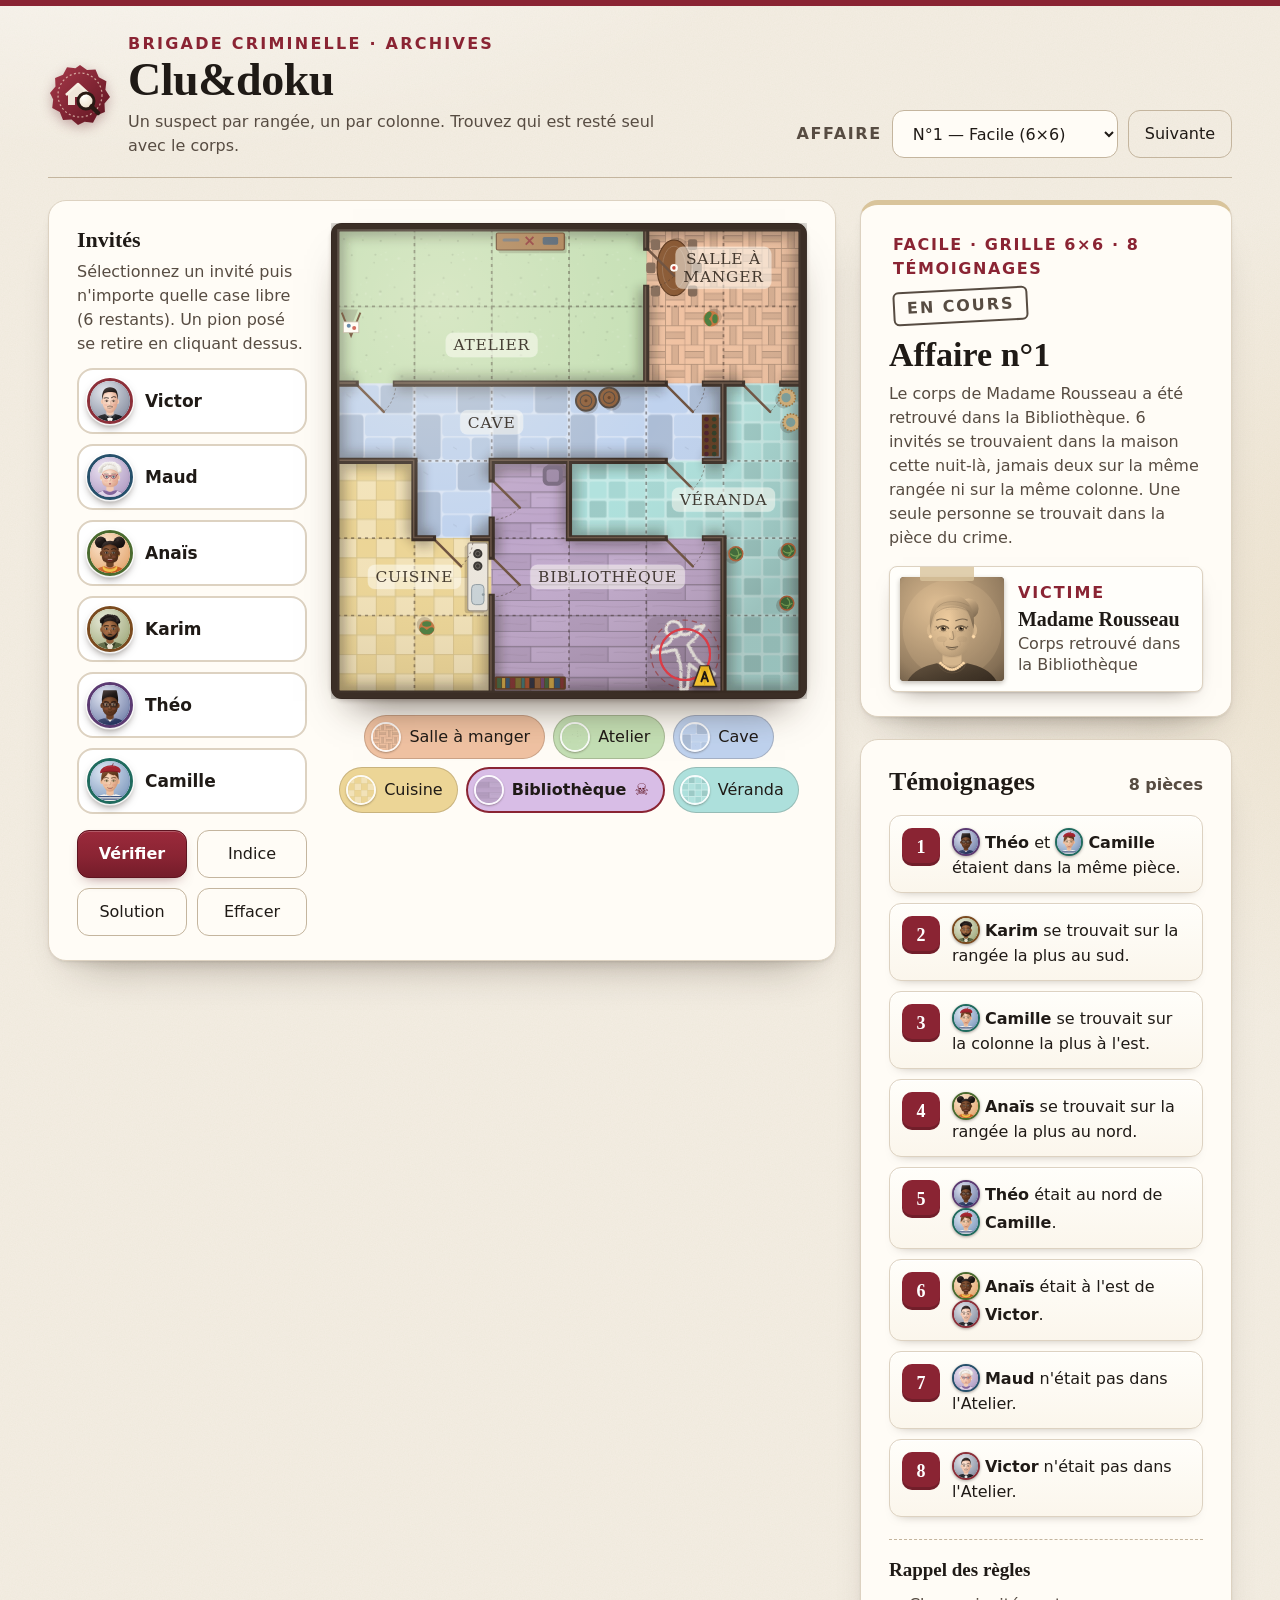
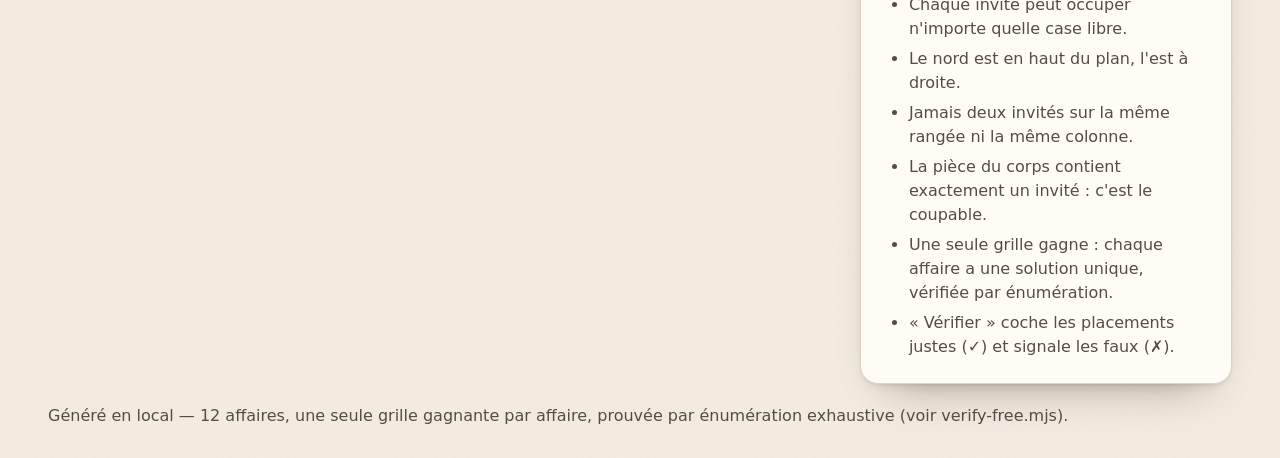
<file: index.html>
<!DOCTYPE html>
<html lang="fr">
<head>
<meta charset="utf-8">
<meta name="viewport" content="width=device-width, initial-scale=1, viewport-fit=cover">
<meta name="theme-color" content="#f4eee3">
<meta name="mobile-web-app-capable" content="yes">
<meta name="apple-mobile-web-app-capable" content="yes">
<meta name="apple-mobile-web-app-status-bar-style" content="default">
<meta name="apple-mobile-web-app-title" content="Clu&amp;doku">
<title>Clu&amp;doku — affaires de déduction</title>
<link rel="manifest" href="manifest.webmanifest">
<link rel="icon" href="assets/ui/emblem.svg" type="image/svg+xml">
<link rel="apple-touch-icon" href="assets/icons/apple-touch-icon.png">
<link rel="stylesheet" href="styles.css">
</head>
<body>
<header class="masthead">
  <div class="brand">
    <img class="brand-emblem" src="assets/ui/emblem.svg" alt="" width="64" height="64">
    <span class="brand-word" aria-hidden="true">Clu&amp;doku</span>
    <div class="brand-text">
      <p class="kicker">Brigade criminelle · Archives</p>
      <h1>Clu&amp;doku</h1>
      <p class="brand-sub">Un suspect par rangée, un par colonne. Trouvez qui est resté seul avec le corps.</p>
    </div>
  </div>
  <div class="case-switch">
    <label for="case-select">Affaire</label>
    <select id="case-select"></select>
    <button id="next-case" class="btn ghost" type="button">Suivante</button>
  </div>
</header>

<main class="layout">
  <section class="panel case-panel" aria-label="Dossier de l'affaire">
    <div class="eyebrow-row">
      <p class="case-eyebrow" id="case-meta">Facile · grille 5×5</p>
      <span class="stamp" id="case-badge">En cours</span>
    </div>
    <h2 id="case-title">Affaire n°1</h2>
    <p class="story" id="case-story"></p>
    <figure class="victim-card" id="victim-card">
      <div class="victim-photo">
        <img id="victim-photo" src="assets/victims/rousseau.svg" alt="" width="164" height="164">
      </div>
      <figcaption>
        <span class="victim-label">Victime</span>
        <strong id="victim-name">Madame Rousseau</strong>
        <span id="victim-room">dans le Salon</span>
      </figcaption>
    </figure>
  </section>

  <section class="panel board-panel" aria-label="Scène de crime">
    <div class="play">
      <div class="stage">
        <div class="board-wrap">
          <div class="board" id="board">
            <div class="plan" id="plan"></div>
            <div class="cells" id="cells" role="group" aria-label="Plan de la maison"></div>
          </div>
        </div>
        <div class="room-legend" id="room-legend"></div>
        <p class="board-status" id="board-status" role="status" hidden></p>
      </div>

      <div class="roster">
        <div class="palette-head">
          <h3>Invités</h3>
          <p class="hint" id="palette-hint">Sélectionnez un invité puis une case.</p>
        </div>
        <div class="palette" id="palette"></div>

        <div class="actions">
          <button id="btn-check" class="btn primary" type="button">Vérifier</button>
          <button id="btn-hint" class="btn" type="button">Indice</button>
          <span class="more-actions" id="more-actions">
            <button id="btn-reveal" class="btn ghost" type="button">Solution</button>
            <button id="btn-reset" class="btn ghost" type="button">Effacer</button>
            <button id="btn-next-m" class="btn ghost mobile-only" type="button">Suivante</button>
          </span>
          <button id="btn-more" class="btn more-toggle mobile-only" type="button" aria-expanded="false" aria-controls="more-actions" aria-label="Plus d'actions">⋯</button>
        </div>
        <div class="verdict" id="verdict" role="status" aria-live="polite" hidden></div>
      </div>
    </div>
  </section>

  <aside class="panel clues-panel" aria-label="Indices de l'enquête">
    <div class="clues-head">
      <h2 class="panel-title">Témoignages</h2>
      <span class="clue-count" id="clue-count">4 pièces</span>
    </div>
    <ol class="clues" id="clues"></ol>
    <div class="legend">
      <h3>Rappel des règles</h3>
      <ul>
        <li>Chaque invité peut occuper n'importe quelle case libre.</li>
        <li>Le nord est en haut du plan, l'est à droite.</li>
        <li>Jamais deux invités sur la même rangée ni la même colonne.</li>
        <li>La pièce du corps contient exactement un invité : c'est le coupable.</li>
        <li id="rule-count">Une seule grille gagne : chaque affaire a une solution unique, vérifiée par énumération.</li>
        <li>« Vérifier » coche les placements justes (✓) et signale les faux (✗).</li>
      </ul>
    </div>
  </aside>
  <div class="sheet-space" id="sheet-space" aria-hidden="true"></div>
</main>
<footer class="footer" id="footer">Généré en local — 12 affaires, une seule grille gagnante par affaire, prouvée par énumération exhaustive (voir verify-free.mjs).</footer>

<!-- Phone bottom sheet: app.js moves the dossier, clues, rules and tally in here under 860 px. -->
<section class="sheet mobile-only is-peek" id="sheet" aria-label="Enquête">
  <div class="sheet-head" id="sheet-head">
    <span class="sheet-grip" aria-hidden="true"></span>
    <div class="sheet-bar">
      <div class="sheet-tabs" role="tablist" aria-label="Volets de l'enquête">
        <button type="button" role="tab" id="tab-clues" aria-controls="pane-clues" aria-selected="true">Témoignages <span class="tab-count" id="tab-count">4</span></button>
        <button type="button" role="tab" id="tab-dossier" aria-controls="pane-dossier" aria-selected="false" tabindex="-1">Dossier</button>
      </div>
      <button type="button" class="sheet-toggle" id="sheet-toggle" aria-expanded="false" aria-controls="sheet-body" aria-label="Agrandir le volet">
        <svg viewBox="0 0 24 24" aria-hidden="true" focusable="false"><path d="M6 15l6-6 6 6" fill="none" stroke="currentColor" stroke-width="2.6" stroke-linecap="round" stroke-linejoin="round"/></svg>
      </button>
    </div>
    <div class="sheet-tally" id="slot-tally"></div>
  </div>
  <div class="sheet-body" id="sheet-body">
    <div role="tabpanel" id="pane-clues" aria-labelledby="tab-clues"></div>
    <div role="tabpanel" id="pane-dossier" aria-labelledby="tab-dossier" hidden></div>
  </div>
</section>

<div class="win-banner" id="win-banner" role="dialog" aria-modal="true" aria-labelledby="win-title" hidden>
  <div class="win-card">
    <div class="win-portrait">
      <div class="spot" aria-hidden="true"></div>
      <img id="win-photo" src="assets/portraits/etienne.svg" alt="" width="164" height="164">
      <span class="win-stamp" aria-hidden="true">Coupable</span>
    </div>
    <p class="win-eyebrow" id="win-eyebrow">Énigme résolue</p>
    <p class="win-title" id="win-title">Étienne, coupable</p>
    <p class="win-detail" id="win-detail"></p>
    <div class="win-actions">
      <button type="button" class="btn primary" id="win-next">Affaire suivante</button>
      <button type="button" class="btn ghost" id="win-close">Rester ici</button>
    </div>
  </div>
</div>

<script src="floorplan.js"></script>
<script src="clues.js"></script>
<script src="app.js"></script>
</body>
</html>
</file>
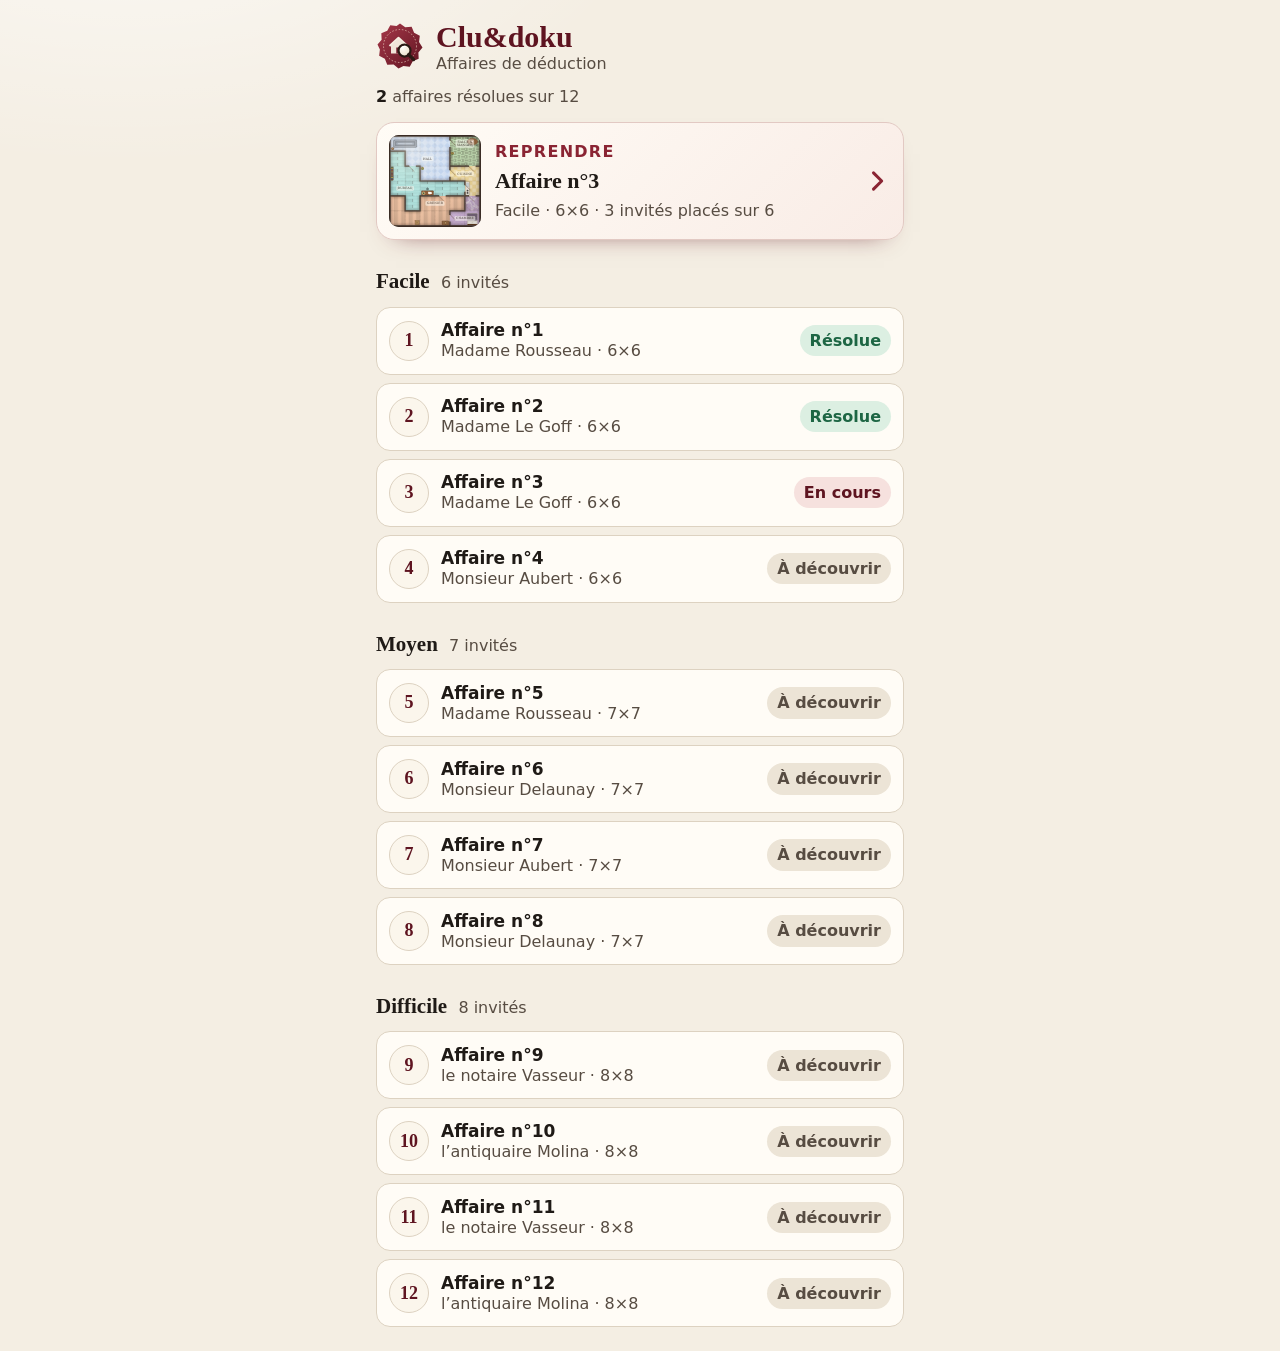
<file: mockup/index.html>
<!DOCTYPE html>
<html lang="fr">
<head>
<meta charset="utf-8">
<meta name="viewport" content="width=device-width, initial-scale=1, viewport-fit=cover">
<meta name="theme-color" content="#f4eee3">
<title>Clu&amp;doku — maquette des écrans</title>
<link rel="icon" href="../assets/ui/emblem.svg" type="image/svg+xml">
<link rel="stylesheet" href="mockup.css">
</head>
<body>
<!-- UI/UX mockup: four screens, one job each, hash-routed (#/accueil, #/dossier, #/jeu, #/resultat). -->
<main id="screen" class="screen" tabindex="-1"></main>
<script src="../floorplan.js"></script>
<script src="../clues.js"></script>
<script src="mockup.js"></script>
</body>
</html>
</file>
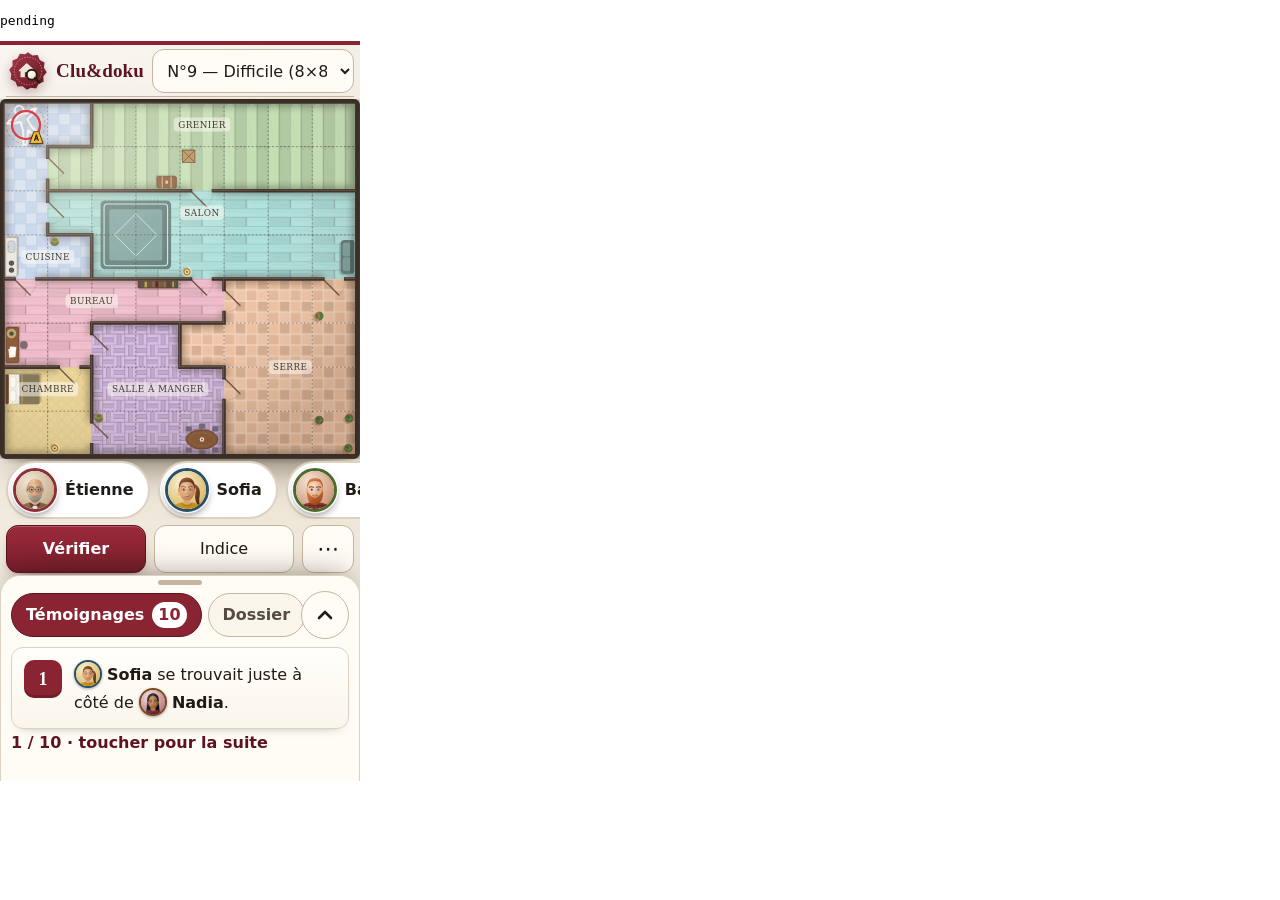
<file: tools/audit-mobile.html>
<!DOCTYPE html>
<html lang="en">
<head>
<meta charset="utf-8">
<title>Murdoku HD phone audit</title>
<style>body { margin: 0; } iframe { border: 0; display: block; }</style>
</head>
<body>
<pre id="audit-out">pending</pre>
<script src="audit-lib.js"></script>
<script src="audit-mobile.js"></script>
</body>
</html>
</file>
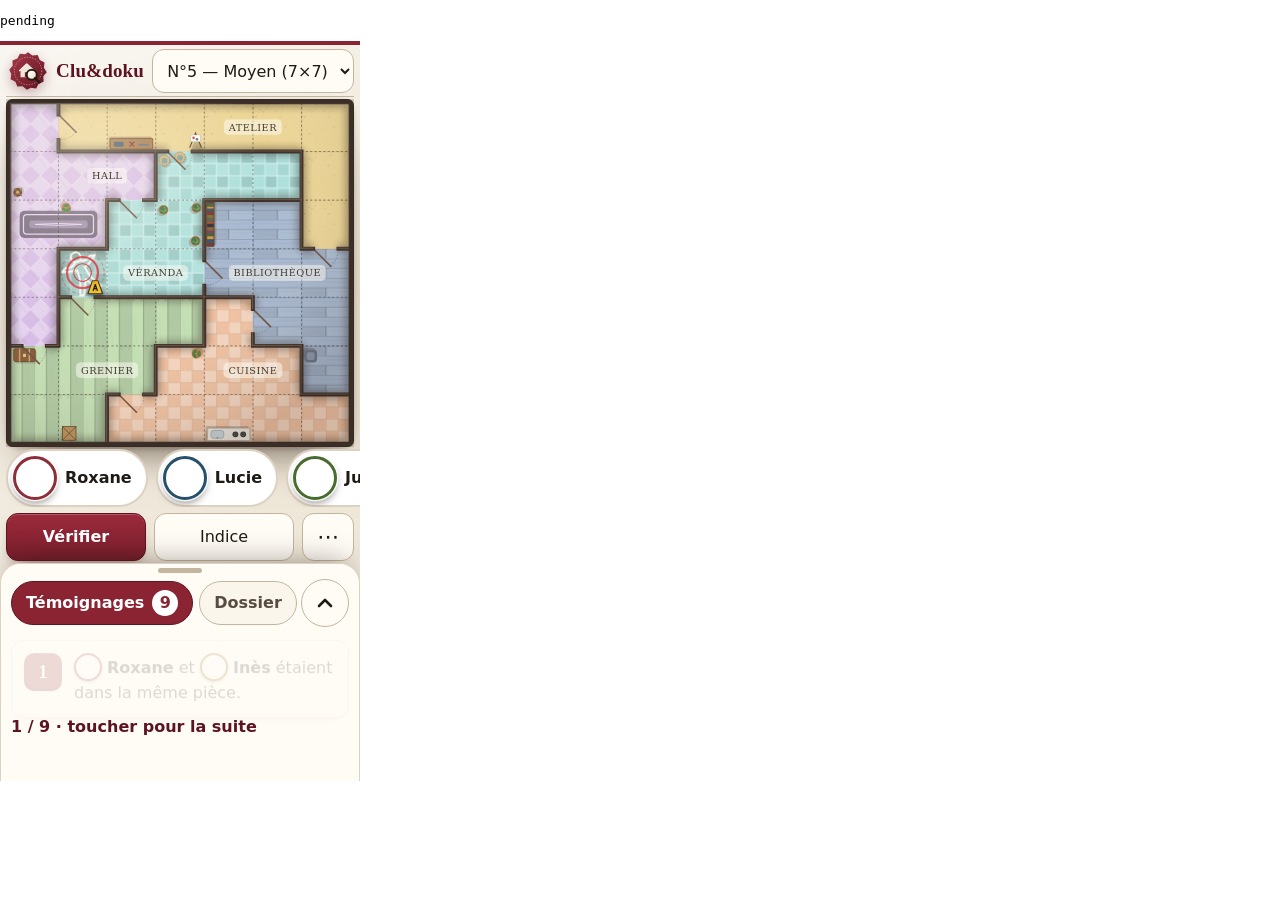
<file: tools/audit-tags.html>
<!DOCTYPE html>
<html lang="en">
<head>
<meta charset="utf-8">
<title>Murdoku HD room-tag audit</title>
<style>body { margin: 0; } iframe { border: 0; display: block; }</style>
</head>
<body>
<pre id="audit-out">pending</pre>
<script src="audit-tags.js"></script>
</body>
</html>
</file>
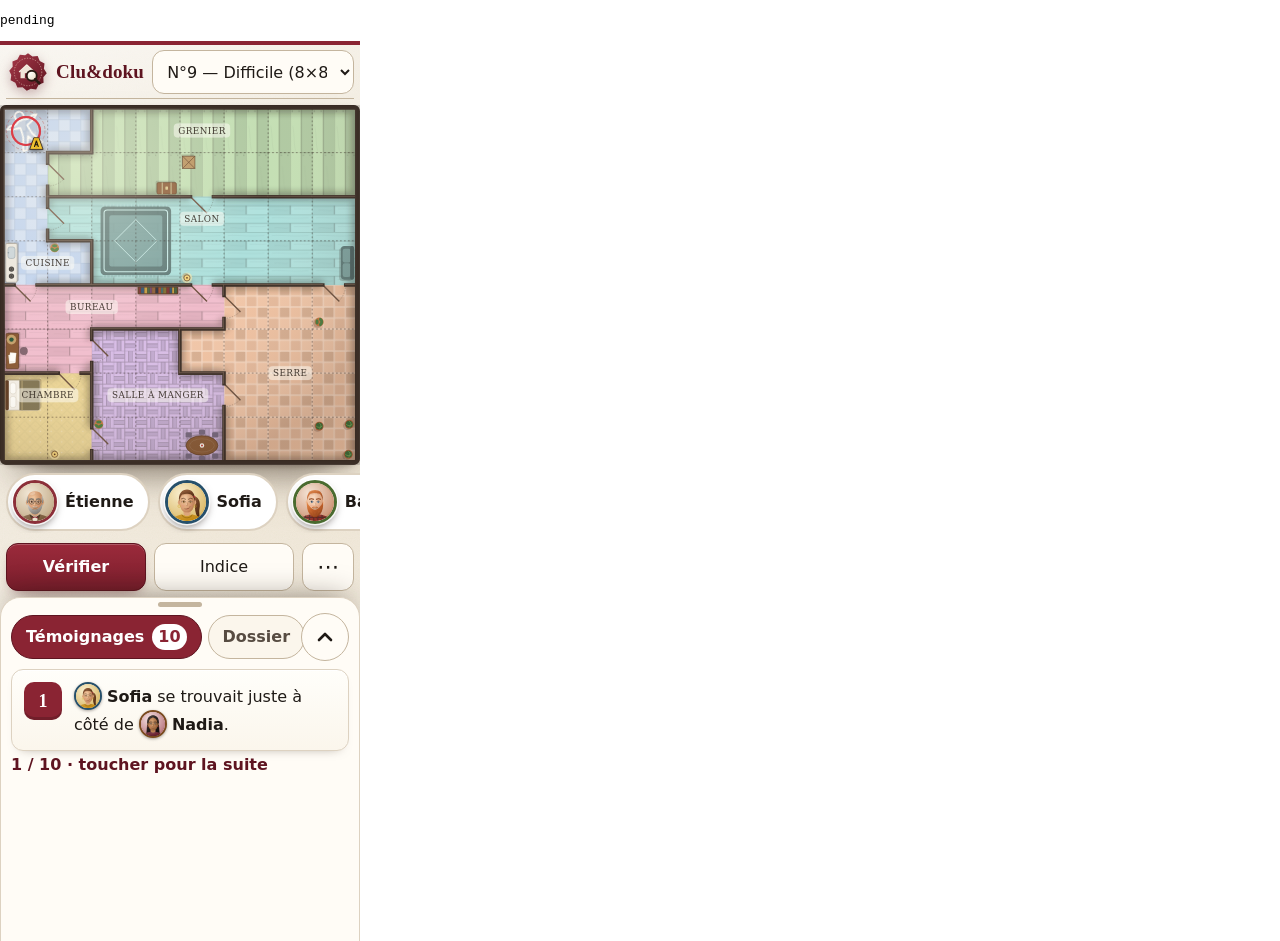
<file: tools/audit.html>
<!DOCTYPE html>
<html lang="en">
<head>
<meta charset="utf-8">
<title>Murdoku HD audit</title>
<style>body { margin: 0; } iframe { border: 0; display: block; }</style>
</head>
<body>
<pre id="audit-out">pending</pre>
<script src="audit-lib.js"></script>
<script src="audit.js"></script>
</body>
</html>
</file>
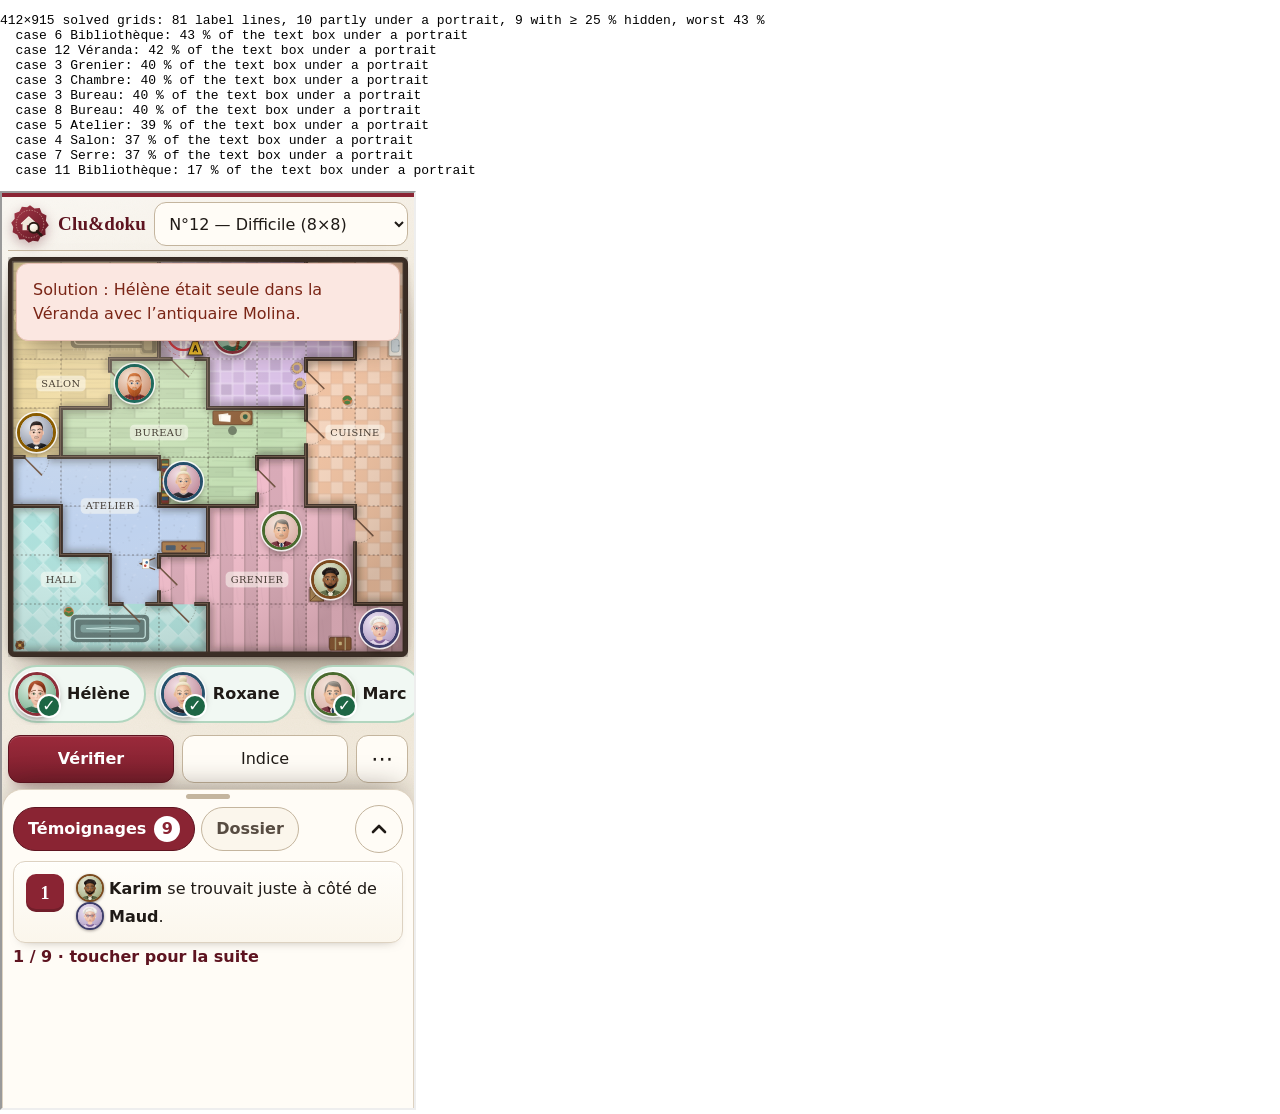
<file: tools/probe-occlusion.html>
<!doctype html><html><head><meta charset="utf-8"></head><body style="margin:0"><pre id="audit-out">pending</pre><script>
// Probe (informational, not pass/fail): share of each plaque's text box hidden under a placed portrait (solved grid).
(async () => {
  const out = []; const { cases } = await (await fetch('../cases.json')).json();
  const f = document.createElement('iframe'); f.width = 412; f.height = 915; document.body.appendChild(f);
  await new Promise(r => { f.onload = r; f.src = '../index.html'; });
  const sleep = ms => new Promise(r => setTimeout(r, ms));
  while (!f.contentDocument.querySelector('.cell')) await sleep(50);
  const d = f.contentDocument, w = f.contentWindow; let all = [];
  for (let i = 0; i < cases.length; i++) {
    w.loadCase(i); w.reveal(); await sleep(30);
    const tokens = [...d.querySelectorAll('.cell .token')].map(t => t.getBoundingClientRect());
    for (const tx of d.querySelectorAll('.room-tag text')) {
      const b = tx.getBoundingClientRect(); let hit = 0, n = 0;
      for (let y = 0; y < 8; y++) for (let x = 0; x < 30; x++) {
        const px = b.left + (x + .5) * b.width / 30, py = b.top + (y + .5) * b.height / 8; n++;
        if (tokens.some(t => Math.hypot(px - (t.left + t.width / 2), py - (t.top + t.height / 2)) < t.width / 2)) hit++;
      }
      all.push({ c: i + 1, room: tx.closest('.room-tag').dataset.room, pct: 100 * hit / n });
    }
  }
  const hidden = all.filter(a => a.pct > 0).sort((a, b) => b.pct - a.pct);
  out.push(`412×915 solved grids: ${all.length} label lines, ${hidden.length} partly under a portrait, ${all.filter(a => a.pct >= 25).length} with ≥ 25 % hidden, worst ${hidden[0] ? hidden[0].pct.toFixed(0) : 0} %`);
  hidden.slice(0, 12).forEach(a => out.push(`  case ${a.c} ${a.room}: ${a.pct.toFixed(0)} % of the text box under a portrait`));
  document.getElementById('audit-out').textContent = out.join('\n');
})();
</script></body></html>
</file>
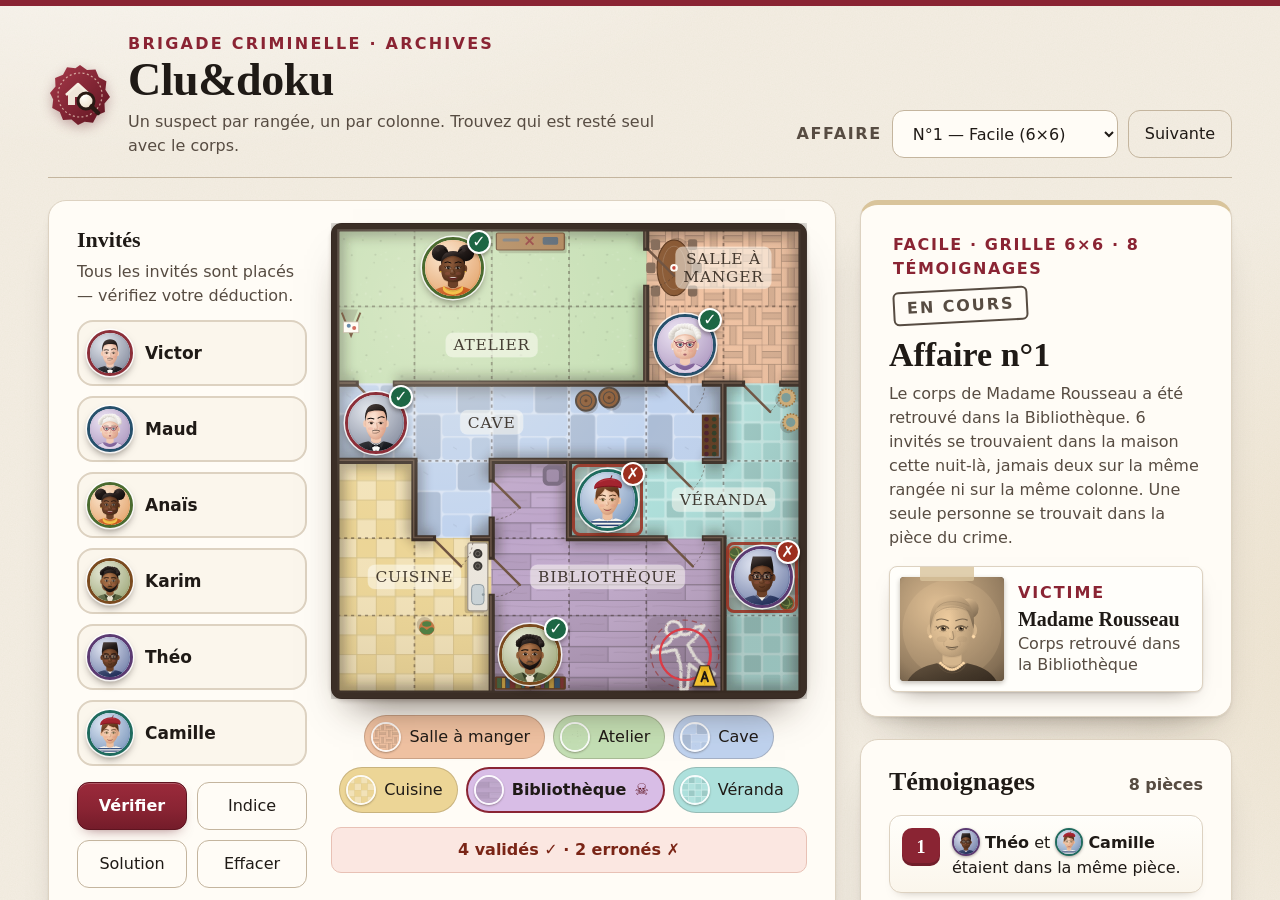
<file: tools/scene.html>
<!DOCTYPE html>
<html lang="en">
<head>
<meta charset="utf-8">
<title>Murdoku HD scene driver</title>
<style>html, body { margin: 0; height: 100%; overflow: hidden; } iframe { border: 0; width: 100%; height: 100%; display: block; }</style>
</head>
<body>
<!-- Screenshot helper: ?case=8&scene=select|checked|solved drives the real page into a state. -->
<iframe id="app" src="../index.html"></iframe>
<script>
(async () => {
  const params = new URLSearchParams(location.search);
  const index = Number(params.get('case') || 0);
  const scene = params.get('scene') || 'checked';
  const frame = document.getElementById('app');
  await new Promise((resolve) => { frame.onload = resolve; });
  const win = frame.contentWindow;
  const doc = frame.contentDocument;
  while (!doc.querySelector('.cell')) await new Promise((r) => setTimeout(r, 50));
  const { cases } = await (await fetch('../cases.json')).json();
  const puzzle = cases[index];
  // &font=<css stack> re-renders the room plaques in another face (fallback / hostile checks).
  if (params.get('font')) win.Floorplan.setLabelFont(params.get('font'));
  win.loadCase(index);
  const tap = (node) => node.dispatchEvent(new MouseEvent('click', { bubbles: true }));
  const put = (s, [r, c]) => { tap(doc.querySelectorAll('#palette .suspect')[s]); tap(doc.querySelector(`.cell[data-row="${r}"][data-col="${c}"]`)); };
  if (scene === 'idle') {
    // no placement: the bare plan
  } else if (scene === 'select') {
    for (let s = 0; s < 2; s++) put(s, puzzle.solution[s]);
    tap(doc.querySelectorAll('#palette .suspect')[2]);
  } else {
    for (let s = 0; s < puzzle.size; s++) {
      const wrong = scene === 'checked' && s >= puzzle.size - 2;
      // The last two guests trade places.
      put(s, wrong ? puzzle.solution[puzzle.size - 1 - (s - (puzzle.size - 2))] : puzzle.solution[s]);
    }
    tap(doc.getElementById('btn-check'));
  }
  if (params.get('scroll')) doc.querySelector(params.get('scroll')).scrollIntoView({ block: 'start' });
  // Phone sheet / overflow states: &sheet=full|closed &tab=dossier &more=1 &dismiss=1
  if (params.get('dismiss')) win.clearCelebration();
  if (params.get('tab')) win.selectTab(params.get('tab'));
  if (params.get('sheet')) win.setSheet(params.get('sheet'), false);
  if (params.get('more')) win.setMoreMenu(true);
})();
</script>
</body>
</html>
</file>
<file: styles.css>
/* Clu&doku — ivory dossier, deep crimson accent, illustrated floorplan. */
:root {
  --paper: #f4eee3;
  --card: #fffcf6;
  --card-2: #fbf6ec;
  --ink: #1f1a16;
  --ink-soft: #574c42;
  --line: #ddd2c1;
  --line-strong: #c4b59e;
  --accent: #8a2433;
  --accent-deep: #5e1420;
  --accent-soft: #f6e1de;
  --gold: #b8892f;
  --ok: #1d6644;
  --ok-soft: #dcefe2;
  --bad: #9c2f1f;
  --bad-soft: #fbe7e1;
  --radius: 18px;
  --shadow: 0 1px 2px rgba(40, 26, 14, .06), 0 6px 14px -8px rgba(40, 26, 14, .18), 0 26px 44px -30px rgba(40, 26, 14, .45);
  --serif: "Iowan Old Style", "Palatino Linotype", "Book Antiqua", Palatino, P052, "URW Palladio L", Georgia, serif;
  --sans: system-ui, -apple-system, "Segoe UI", Roboto, "Helvetica Neue", Lato, "DejaVu Sans", sans-serif;
  --spring: cubic-bezier(.2, 1.4, .4, 1);
}

* { box-sizing: border-box; }
html, body { margin: 0; }
html { overflow-x: hidden; }

body {
  background-color: var(--paper);
  background-image:
    radial-gradient(1200px 600px at 12% -10%, rgba(255, 255, 255, .75), rgba(255, 255, 255, 0) 60%),
    radial-gradient(900px 700px at 110% 30%, rgba(184, 137, 47, .10), rgba(184, 137, 47, 0) 60%),
    url("data:image/svg+xml,%3Csvg xmlns='http://www.w3.org/2000/svg' width='180' height='180'%3E%3Cfilter id='n'%3E%3CfeTurbulence type='fractalNoise' baseFrequency='.85' numOctaves='3' stitchTiles='stitch'/%3E%3CfeColorMatrix values='0 0 0 0 .35 0 0 0 0 .25 0 0 0 0 .15 0 0 0 .06 0'/%3E%3C/filter%3E%3Crect width='180' height='180' filter='url(%23n)'/%3E%3C/svg%3E");
  color: var(--ink);
  font: 400 17px/1.5 var(--sans);
  -webkit-font-smoothing: antialiased;
  min-height: 100vh;
}

h1, h2, h3 { margin: 0; font-family: var(--serif); font-weight: 700; }
img { max-width: 100%; }

/* --------------------------------------------------------------- masthead */
.masthead {
  display: flex;
  flex-wrap: wrap;
  gap: 18px 28px;
  align-items: flex-end;
  justify-content: space-between;
  max-width: 1440px;
  margin: 0 auto;
  padding: 26px clamp(12px, 4vw, 48px) 20px;
  border-top: 6px solid var(--accent);
  position: relative;
}
.masthead::after {
  content: "";
  position: absolute;
  left: clamp(12px, 4vw, 48px);
  right: clamp(12px, 4vw, 48px);
  bottom: 0;
  border-bottom: 1px solid var(--line-strong);
  box-shadow: 0 3px 0 -2px var(--line);
}

.brand { display: flex; gap: 16px; align-items: center; min-width: 0; }
.brand-emblem { width: 64px; height: 64px; flex: none; filter: drop-shadow(0 4px 6px rgba(94, 20, 32, .3)); }
.brand-text { min-width: 0; }
/* The wordmark only shows on phones, where the full header block is hidden. */
.brand-word { display: none; }
.kicker {
  margin: 0;
  font-size: 16px;
  font-weight: 700;
  letter-spacing: .14em;
  text-transform: uppercase;
  color: var(--accent);
}
.brand h1 { font-size: clamp(34px, 5vw, 46px); line-height: 1.05; letter-spacing: -.01em; }
.brand-sub { margin: 6px 0 0; color: var(--ink-soft); font-size: 16px; max-width: 560px; }

.case-switch { display: flex; align-items: center; gap: 10px; flex-wrap: wrap; }
.case-switch label { font-size: 16px; font-weight: 600; text-transform: uppercase; letter-spacing: .1em; color: var(--ink-soft); }

select, .btn {
  font: inherit;
  font-size: 16px;
  color: var(--ink);
  background: var(--card);
  border: 1px solid var(--line-strong);
  border-radius: 12px;
  padding: 11px 16px;
  min-height: 48px;
  min-width: 48px;
  cursor: pointer;
  transition: background .18s, border-color .18s, transform .18s var(--spring), box-shadow .18s;
}
select { max-width: 100%; padding-right: 10px; }
select:hover, .btn:hover { border-color: #a8977d; background: #fff; transform: translateY(-1px); box-shadow: 0 6px 14px -10px rgba(40, 26, 14, .5); }
.btn:active { transform: translateY(1px) scale(.98); box-shadow: none; }
select:focus-visible, .btn:focus-visible, .suspect:focus-visible { outline: 3px solid var(--accent); outline-offset: 2px; }
.btn.primary {
  background: linear-gradient(180deg, #9b2a3b, var(--accent) 55%, #741c2a) #8a2433;
  border-color: var(--accent-deep);
  color: #fff;
  font-weight: 700;
  box-shadow: inset 0 1px 0 rgba(255, 255, 255, .22), 0 6px 14px -8px rgba(94, 20, 32, .7);
}
.btn.primary:hover { background: linear-gradient(180deg, #a52f41, #7c1f2d) #8a2433; }
.btn.ghost { background: transparent; }

@media (max-width: 640px) {
  .actions { display: grid; grid-template-columns: 1fr 1fr; }
  .suspect { gap: 8px; padding: 8px 8px 8px 6px; }
  .suspect .avatar { width: 40px; }
  .masthead { gap: 12px; }
  .brand { gap: 12px; align-items: flex-start; }
  .brand-emblem { width: 48px; height: 48px; }
  .brand h1 { font-size: 32px; }
  .case-switch { width: 100%; }
  .case-switch label { flex: 0 0 100%; }
  .case-switch select { flex: 1 1 auto; min-width: 0; }
}

/* ----------------------------------------------------------------- layout */
.layout {
  display: grid;
  grid-template-columns: minmax(0, 1.8fr) minmax(340px, .85fr);
  grid-template-areas: "board case" "board clues";
  grid-template-rows: auto 1fr;
  gap: 22px 24px;
  max-width: 1440px;
  margin: 0 auto;
  padding: 22px clamp(12px, 4vw, 48px) 8px;
  align-items: start;
}
.case-panel { grid-area: case; }
.board-panel { grid-area: board; }
.clues-panel { grid-area: clues; }
@media (max-width: 1080px) {
  .layout { grid-template-columns: minmax(0, 1fr); grid-template-areas: "case" "board" "clues"; grid-template-rows: none; }
}

.panel {
  background: var(--card);
  border: 1px solid var(--line);
  border-radius: var(--radius);
  box-shadow: var(--shadow);
  padding: 22px clamp(14px, 2.4vw, 28px) 24px;
  min-width: 0;
}
.case-panel { border-top: 5px solid #d9c49b; }

/* Narrow phones: keep 7×7 cells above the 44 px touch minimum. */
@media (max-width: 400px) {
  .layout { padding: 12px 6px 8px; gap: 14px; }
  .panel { padding: 16px 10px 18px; border-radius: 14px; }
  .board-panel { padding: 8px 4px 16px; }
  .suspect { gap: 6px; padding: 8px 6px 8px 4px; }
  .suspect .avatar { width: 36px; }
  .roster { padding: 0 2px; }
  .masthead { padding: 14px 10px 12px; }
  .masthead::after { left: 10px; right: 10px; }
  .footer { padding: 10px 10px 24px; }
}

/* -------------------------------------------------------------- case head */
.eyebrow-row { display: flex; flex-wrap: wrap; align-items: center; justify-content: space-between; gap: 8px 14px; padding: 6px 4px; }
.case-eyebrow { margin: 0; font-size: 16px; letter-spacing: .1em; text-transform: uppercase; color: var(--accent); font-weight: 700; }
.case-panel h2 { font-size: clamp(28px, 3vw, 34px); line-height: 1.15; margin-top: 6px; }
.story { margin: 8px 0 16px; color: var(--ink-soft); font-size: 16px; }

.stamp {
  display: inline-block;
  font-size: 16px;
  font-weight: 800;
  letter-spacing: .12em;
  text-transform: uppercase;
  padding: 3px 12px;
  border: 2px solid var(--ink-soft);
  border-radius: 6px;
  color: var(--ink-soft);
  background: var(--card);
  transform: rotate(-3deg);
  white-space: nowrap;
}
.stamp.win { color: var(--ok); border-color: var(--ok); background: var(--ok-soft); animation: stamp-in .5s var(--spring) both; }

.victim-card {
  margin: 0;
  display: grid;
  grid-template-columns: 104px minmax(0, 1fr);
  gap: 14px;
  align-items: center;
  padding: 10px 14px 10px 10px;
  background: #fffefa;
  border: 1px solid var(--line);
  border-radius: 8px;
  box-shadow: 0 10px 22px -14px rgba(40, 26, 14, .6), 0 1px 2px rgba(40, 26, 14, .12);
  position: relative;
}
.victim-card::before {
  content: "";
  position: absolute;
  top: 0;
  left: 30px;
  width: 54px;
  height: 14px;
  background: rgba(217, 196, 155, .8);
  border-radius: 0 0 2px 2px;
}
.victim-photo {
  aspect-ratio: 1;
  border-radius: 4px;
  overflow: hidden;
  background: #6f604e;
  box-shadow: inset 0 0 0 1px rgba(0, 0, 0, .15), 0 2px 5px rgba(40, 26, 14, .3);
}
.victim-photo img { display: block; width: 100%; height: 100%; object-fit: cover; object-position: center; }
.victim-card figcaption { display: grid; gap: 2px; font-size: 16px; line-height: 1.3; min-width: 0; }
.victim-label { font-weight: 700; letter-spacing: .12em; text-transform: uppercase; color: var(--accent); }
.victim-card strong { font-family: var(--serif); font-size: 20px; }
.victim-card figcaption span:last-child { color: var(--ink-soft); }

/* ------------------------------------------------------------------- play */
.play { display: grid; grid-template-columns: minmax(0, 1fr); gap: 4px 24px; }
@media (min-width: 1180px) {
  .play { grid-template-columns: minmax(200px, 230px) minmax(0, 1fr); align-items: start; }
  .roster { grid-column: 1; grid-row: 1; }
  .stage { grid-column: 2; grid-row: 1; }
  .roster .palette { grid-template-columns: minmax(0, 1fr); margin-bottom: 16px; }
  .roster .palette-head { margin-top: 0; }
  .roster .actions { display: grid; grid-template-columns: 1fr 1fr; }
}
.roster, .stage { min-width: 0; }

/* ------------------------------------------------------------------ board */
.board-wrap { padding: 0 0 16px; }

.board {
  --n: 5;
  position: relative;
  width: min(100%, 640px);
  aspect-ratio: 1 / 1;
  margin: 0 auto;
  border-radius: 14px;
  box-shadow: 0 2px 4px rgba(40, 26, 14, .2), 0 24px 40px -22px rgba(40, 26, 14, .7);
  transition: box-shadow .4s;
}
.plan, .plan svg { position: absolute; inset: 0; width: 100%; height: 100%; display: block; }

/* The SVG keeps an 8-unit frame around an n×100 grid: mirror it here. */
.cells {
  position: absolute;
  inset: calc(100% * 8 / (var(--n) * 100 + 16));
  display: grid;
  grid-auto-rows: 1fr;
}

.cell {
  position: relative;
  display: grid;
  place-items: center;
  min-width: 44px;
  min-height: 44px;
  padding: 0;
  margin: 0;
  border: 0;
  background: transparent;
  color: var(--ink);
  font: inherit;
  cursor: pointer;
  -webkit-tap-highlight-color: transparent;
}
.cell::before {
  content: "";
  position: absolute;
  inset: 3px;
  border-radius: 8px;
  background: rgba(255, 252, 240, 0);
  transition: background .18s, box-shadow .18s;
  pointer-events: none;
}
.cell:hover::before { background: rgba(255, 252, 240, .34); box-shadow: inset 0 0 0 2px rgba(255, 255, 255, .6); }
.cell:focus-visible { outline: none; }
.cell:focus-visible::before { box-shadow: inset 0 0 0 3px var(--accent), 0 0 0 2px #fff; }
.cell.open::before { background: rgba(138, 36, 51, .1); }
.cell.victim { cursor: help; }
.cell.mismatch::before { box-shadow: inset 0 0 0 3px rgba(156, 47, 31, .85); background: rgba(156, 47, 31, .12); }

.token {
  position: relative;
  display: block;
  width: 80%;
  aspect-ratio: 1 / 1;
  border-radius: 50%;
  border: 3px solid var(--ring, var(--accent));
  background: #fff;
  overflow: hidden;
  box-shadow: 0 0 0 1.5px rgba(255, 255, 255, .85), 0 4px 8px -2px rgba(20, 10, 4, .55);
  transition: transform .2s var(--spring), box-shadow .2s;
  pointer-events: none;
}
.token img { display: block; width: 100%; height: 100%; object-fit: cover; object-position: center; }
.cell:hover .token { transform: translateY(-2px) scale(1.04); box-shadow: 0 0 0 1.5px #fff, 0 8px 12px -4px rgba(20, 10, 4, .55); }
.token.pop { animation: token-pop .55s var(--spring) both; }
.token.killer { box-shadow: 0 0 0 3px #f2c230, 0 0 18px 4px rgba(242, 194, 48, .7); animation: breathe 2.6s ease-in-out infinite; }

.mark {
  position: absolute;
  top: 1px;
  right: 1px;
  width: 24px;
  height: 24px;
  border-radius: 50%;
  display: grid;
  place-items: center;
  font-size: 16px;
  font-weight: 800;
  line-height: 1;
  color: #fff;
  border: 2px solid #fff;
  box-shadow: 0 2px 4px rgba(20, 10, 4, .4);
  pointer-events: none;
  z-index: 2;
}
.mark.ok { background: var(--ok); }
.mark.bad { background: var(--bad); }
.mark.fresh { animation: mark-pop .45s var(--spring) both; animation-delay: calc(var(--i, 0) * 70ms); }
.cell.shake .token { animation: cell-shake .5s ease-in-out .15s; }

.crime-marker { position: absolute; inset: 0; pointer-events: none; }
.crime-marker .pulse {
  position: absolute;
  inset: 16%;
  border-radius: 50%;
  border: 2px solid rgba(220, 60, 70, .9);
  animation: ring-pulse 2.4s ease-out infinite;
}
.crime-marker .pulse.late { animation-delay: 1.2s; }
.crime-marker .tent {
  position: absolute;
  right: 6%;
  bottom: 6%;
  width: 38%;
  height: auto;
  filter: drop-shadow(0 2px 2px rgba(0, 0, 0, .45));
  animation: tent-bob 3s ease-in-out infinite;
  transform-origin: 50% 100%;
}

.board.celebrate { box-shadow: 0 0 0 4px rgba(242, 194, 48, .55), 0 24px 40px -22px rgba(40, 26, 14, .7); }
.board.celebrate .token { animation: token-pop .62s var(--spring) both; }
.board.celebrate .token.killer { animation: token-pop .62s var(--spring) both, breathe 2.6s ease-in-out .8s infinite; }

/* ----------------------------------------------------------------- legend */
.room-legend {
  display: flex;
  flex-wrap: wrap;
  gap: 8px;
  justify-content: center;
  padding: 0 0 8px;
  font-size: 16px;
}
.room-item {
  display: inline-flex;
  align-items: center;
  gap: 8px;
  min-height: 44px;
  padding: 6px 14px 6px 6px;
  border-radius: 999px;
  background: var(--room);
  border: 1px solid rgba(40, 26, 14, .18);
  color: var(--ink);
  line-height: 1.25;
}
.room-item i {
  flex: none;
  width: 30px;
  height: 30px;
  border-radius: 50%;
  overflow: hidden;
  border: 2px solid rgba(255, 255, 255, .9);
  box-shadow: 0 1px 2px rgba(40, 26, 14, .35);
}
.swatch-svg { display: block; width: 100%; height: 100%; }
.room-item.crime-room { font-weight: 700; border: 2px solid var(--accent); }
.crime-mark { color: var(--accent-deep); font-size: 16px; }

.board-status {
  margin: 6px 0 14px;
  padding: 10px 14px;
  border-radius: 10px;
  font-size: 16px;
  font-weight: 700;
  text-align: center;
  border: 1px solid var(--line);
  animation: rise .3s ease-out both;
}
.board-status.ok { background: var(--ok-soft); border-color: #b2d6bf; color: #14422a; }
.board-status.bad { background: var(--bad-soft); border-color: #e8c1b5; color: #7a2516; }

/* ---------------------------------------------------------------- palette */
.palette-head { display: flex; flex-wrap: wrap; align-items: baseline; gap: 4px 14px; justify-content: space-between; margin-top: 10px; }
.palette-head h3 { font-size: 22px; }
.hint { margin: 0; font-size: 16px; color: var(--ink-soft); }

.palette {
  display: grid;
  grid-template-columns: repeat(auto-fill, minmax(min(100%, 150px), 1fr));
  gap: 10px;
  margin: 12px 0 20px;
}
.suspect {
  display: flex;
  align-items: center;
  gap: 12px;
  min-height: 64px;
  padding: 8px 12px 8px 8px;
  border-radius: 16px;
  border: 2px solid var(--line);
  background: #fff;
  color: var(--ink);
  font: inherit;
  text-align: left;
  cursor: pointer;
  transition: border-color .18s, background .18s, transform .2s var(--spring), box-shadow .2s;
}
.suspect:hover { border-color: var(--line-strong); transform: translateY(-2px); box-shadow: 0 10px 18px -14px rgba(40, 26, 14, .7); }
.suspect:hover .avatar { transform: rotate(-4deg) scale(1.06); }
.suspect:active { transform: translateY(0) scale(.98); }
.suspect .avatar { width: 46px; flex: none; }
.who { display: grid; min-width: 0; line-height: 1.45; }
.who strong { font-size: 17px; overflow-wrap: anywhere; }
.suspect.selected { border-color: var(--accent); background: var(--accent-soft); box-shadow: 0 0 0 3px rgba(138, 36, 51, .16); }
.suspect.selected .avatar { animation: selected-ring 1.4s ease-in-out infinite; }
.suspect.placed { background: var(--card-2); }

/* ---------------------------------------------------------------- actions */
.actions { display: flex; flex-wrap: wrap; gap: 10px; }
.verdict {
  margin-top: 16px;
  padding: 14px 16px;
  border-radius: 12px;
  font-size: 16px;
  border: 1px solid var(--line);
  background: var(--card-2);
  animation: rise .3s ease-out both;
}
.verdict.ok { background: var(--ok-soft); border-color: #b2d6bf; color: #14422a; font-weight: 600; }
.verdict.bad { background: var(--bad-soft); border-color: #e8c1b5; color: #7a2516; }

/* ------------------------------------------------------------------ clues */
.clues-head { display: flex; align-items: baseline; justify-content: space-between; gap: 12px; margin-bottom: 14px; flex-wrap: wrap; }
.panel-title { font-size: 26px; }
.clue-count { font-size: 16px; color: var(--ink-soft); font-weight: 600; }

.clues { list-style: none; margin: 0; padding: 0; display: grid; gap: 10px; counter-reset: clue; }
.clue {
  counter-increment: clue;
  position: relative;
  display: grid;
  grid-template-columns: 38px minmax(0, 1fr);
  gap: 12px;
  align-items: start;
  padding: 12px 14px 12px 12px;
  background: linear-gradient(180deg, #fffefa, #fbf6ec) #fdf9f2;
  border: 1px solid var(--line);
  border-radius: 12px;
  box-shadow: 0 1px 0 #fff inset, 0 6px 12px -10px rgba(40, 26, 14, .55);
  transition: transform .2s var(--spring), box-shadow .2s;
  animation: rise .35s ease-out both;
}
.clue:nth-child(2) { animation-delay: 40ms; }
.clue:nth-child(3) { animation-delay: 80ms; }
.clue:nth-child(4) { animation-delay: 120ms; }
.clue:nth-child(n + 5) { animation-delay: 160ms; }
.clue:hover { transform: translateX(3px); box-shadow: 0 1px 0 #fff inset, 0 10px 18px -12px rgba(40, 26, 14, .6); }
.clue::before {
  content: counter(clue);
  display: grid;
  place-items: center;
  width: 38px;
  height: 38px;
  border-radius: 10px;
  background: var(--accent);
  color: #fff;
  font: 700 18px/1 var(--serif);
  box-shadow: inset 0 -3px 0 rgba(0, 0, 0, .18);
}
.clue p { margin: 0; font-size: 16px; align-self: center; }
.who-inline { font-weight: 700; white-space: nowrap; }
.who-inline .token.mini:not(:first-child) { margin-left: 3px; }
.token.mini {
  display: inline-block;
  width: 28px;
  border-width: 2px;
  margin-right: 5px;
  vertical-align: -8px;
  box-shadow: 0 1px 3px rgba(20, 10, 4, .35);
}

.legend { margin-top: 22px; border-top: 1px dashed var(--line-strong); padding-top: 16px; }
.legend h3 { font-size: 19px; margin-bottom: 8px; }
.legend ul { margin: 0; padding-left: 20px; color: var(--ink-soft); font-size: 16px; display: grid; gap: 6px; }

.footer { max-width: 1440px; margin: 0 auto; padding: 12px clamp(12px, 4vw, 48px) 30px; color: var(--ink-soft); font-size: 16px; }

/* ------------------------------------------------------------ win overlay */
.win-banner {
  position: fixed;
  inset: 0;
  display: grid;
  place-items: center;
  padding: 16px;
  background: radial-gradient(circle at 50% 40%, rgba(40, 22, 14, .55), rgba(20, 10, 6, .82));
  opacity: 0;
  z-index: 70;
  overflow-y: auto;
}
.win-banner[hidden] { display: none; }
.win-banner.visible { opacity: 1; animation: banner-fade .35s ease both; }

.win-card {
  position: relative;
  background: var(--card);
  border: 1px solid var(--line);
  border-radius: 22px;
  box-shadow: 0 30px 60px -20px rgba(0, 0, 0, .6);
  padding: 22px clamp(16px, 4vw, 30px) 24px;
  text-align: center;
  width: min(100%, 420px);
  animation: card-rise .55s var(--spring) both;
}
.win-portrait { position: relative; width: 200px; height: 200px; margin: 0 auto 6px; display: grid; place-items: center; }
.win-portrait .spot {
  position: absolute;
  inset: 0;
  border-radius: 50%;
  background: radial-gradient(circle, rgba(242, 194, 48, .55), rgba(242, 194, 48, 0) 68%);
  animation: spot-glow 2.6s ease-in-out infinite;
}
.win-portrait img {
  position: relative;
  width: 168px;
  height: 168px;
  object-fit: cover;
  border-radius: 50%;
  border: 5px solid var(--ring, var(--accent));
  box-shadow: 0 0 0 3px #fff, 0 14px 26px -10px rgba(0, 0, 0, .6);
  animation: portrait-reveal .9s cubic-bezier(.2, .9, .3, 1.1) .1s both, breathe 2.8s ease-in-out 1.2s infinite;
}
.win-stamp {
  position: absolute;
  bottom: 18px;
  left: 50%;
  margin-left: -66px;
  width: 132px;
  padding: 3px 0;
  font: 800 18px/1.2 var(--sans);
  letter-spacing: .14em;
  text-transform: uppercase;
  color: var(--accent);
  background: rgba(255, 252, 246, .94);
  border: 3px solid var(--accent);
  border-radius: 6px;
  transform: rotate(-10deg);
  animation: stamp-slam .5s cubic-bezier(.3, 1.6, .5, 1) .75s both;
}
.win-eyebrow { margin: 4px 0 4px; font-size: 16px; font-weight: 700; letter-spacing: .14em; text-transform: uppercase; color: var(--accent); }
.win-title { margin: 0; font-family: var(--serif); font-size: 30px; font-weight: 700; line-height: 1.15; animation: title-in .6s ease-out .45s both; }
.win-detail { margin: 8px 0 18px; font-size: 16px; color: var(--ink-soft); }
.win-actions { display: flex; flex-wrap: wrap; gap: 10px; justify-content: center; }
.win-actions .btn { flex: 1 1 auto; }

.confetti-layer { position: fixed; inset: 0; overflow: hidden; pointer-events: none; z-index: 80; }
.confetti {
  position: absolute;
  top: -14px;
  width: 9px;
  height: 14px;
  border-radius: 2px;
  animation-name: confetti-fall;
  animation-timing-function: cubic-bezier(.3, .1, .6, 1);
  animation-fill-mode: forwards;
}
.burst { position: absolute; left: 50%; top: 38%; width: 0; height: 0; }
.burst span {
  position: absolute;
  left: -5px;
  top: -5px;
  width: 10px;
  height: 10px;
  border-radius: 50%;
  animation: spark .9s cubic-bezier(.1, .8, .3, 1) .2s both;
}

/* ------------------------------------------------------------- keyframes */
@keyframes token-pop {
  0% { transform: scale(.3) rotate(-14deg); opacity: 0; }
  55% { transform: scale(1.14) rotate(4deg); opacity: 1; }
  100% { transform: scale(1) rotate(0); }
}
@keyframes breathe { 0%, 100% { transform: scale(1); } 50% { transform: scale(1.05); } }
@keyframes mark-pop { 0% { transform: scale(0); } 70% { transform: scale(1.25); } 100% { transform: scale(1); } }
@keyframes cell-shake {
  0%, 100% { transform: translateX(0); }
  20% { transform: translateX(-5px) rotate(-4deg); }
  40% { transform: translateX(5px) rotate(4deg); }
  60% { transform: translateX(-3px); }
  80% { transform: translateX(3px); }
}
@keyframes ring-pulse { 0% { transform: scale(.55); opacity: .95; } 100% { transform: scale(1.25); opacity: 0; } }
@keyframes tent-bob { 0%, 100% { transform: rotate(0); } 50% { transform: rotate(-5deg); } }
@keyframes selected-ring { 0%, 100% { box-shadow: 0 0 0 0 rgba(138, 36, 51, .45); } 50% { box-shadow: 0 0 0 6px rgba(138, 36, 51, 0); } }
@keyframes rise { from { opacity: 0; transform: translateY(6px); } to { opacity: 1; transform: none; } }
@keyframes stamp-in { 0% { transform: rotate(-3deg) scale(1.6); opacity: 0; } 100% { transform: rotate(-3deg) scale(1); opacity: 1; } }
@keyframes banner-fade { from { opacity: 0; } to { opacity: 1; } }
@keyframes card-rise { 0% { opacity: 0; transform: translateY(26px) scale(.94); } 100% { opacity: 1; transform: none; } }
@keyframes portrait-reveal {
  0% { clip-path: circle(0% at 50% 50%); transform: scale(.7) rotate(-8deg); filter: brightness(.2); }
  60% { clip-path: circle(60% at 50% 50%); filter: brightness(1.15); }
  100% { clip-path: circle(75% at 50% 50%); transform: none; filter: none; }
}
@keyframes stamp-slam { 0% { opacity: 0; transform: rotate(-10deg) scale(2.4); } 100% { opacity: 1; transform: rotate(-10deg) scale(1); } }
@keyframes title-in { from { opacity: 0; letter-spacing: .2em; } to { opacity: 1; letter-spacing: 0; } }
@keyframes spot-glow { 0%, 100% { transform: scale(.94); opacity: .8; } 50% { transform: scale(1.04); opacity: 1; } }
@keyframes confetti-fall {
  0% { opacity: 1; transform: translate3d(0, -10px, 0) rotate(0deg); }
  100% { opacity: .9; transform: translate3d(var(--drift), 78vh, 0) rotate(var(--spin)); }
}
@keyframes spark {
  0% { transform: rotate(var(--a)) translateX(0) scale(1.2); opacity: 1; }
  100% { transform: rotate(var(--a)) translateX(var(--d)) scale(0); opacity: 0; }
}

/* ------------------------------------------------------------ phone shell */
/* Desktop defaults: phone-only furniture is inert and invisible. */
.mobile-only, .sheet-space, .check { display: none; }
.more-actions, .avatar-wrap { display: contents; }

@media (max-width: 860px) {
  :root {
    --head-h: 58px;
    --rail-h: 62px;
    --bar-h: 52px;
    --gap: 6px;
    --pad: 6px;
    --safe-t: env(safe-area-inset-top, 0px);
    --safe-b: env(safe-area-inset-bottom, 0px);
    --safe-l: env(safe-area-inset-left, 0px);
    --safe-r: env(safe-area-inset-right, 0px);
    --vh: 100vh;
    --chrome: calc(var(--safe-t) + var(--head-h) + var(--rail-h) + var(--bar-h) + 4 * var(--gap));
    /* Square board: as wide as the screen, unless that would squeeze the
       sheet peek below 180 px (or the 7×7 cells below 44 px on short screens). */
    --board-fit: min(
      calc(100vw - 2 * var(--pad) - var(--safe-l) - var(--safe-r)),
      max(min(320px, calc(var(--vh) - var(--chrome) - 96px)), calc(var(--vh) - var(--chrome) - 180px))
    );
    /* Smallest board keeping 44 px cells inside the SVG frame (n×100 + 16
       units); an 8×8 grid needs ~360 px and may use the side padding for it.
       --n is set on the root by app.js. */
    --board-min: calc(44.1px * var(--n, 7) * (var(--n, 7) * 100 + 16) / (var(--n, 7) * 100));
    --board: min(calc(100vw - var(--safe-l) - var(--safe-r)), max(var(--board-fit), var(--board-min)));
  }
  @supports (height: 100dvh) { :root { --vh: 100dvh; } }

  html, body { height: 100%; overflow: hidden; overscroll-behavior: none; }
  body {
    height: var(--vh);
    min-height: 0;
    display: grid;
    grid-template-columns: minmax(0, 1fr);
    grid-template-rows: var(--head-h) var(--board) var(--rail-h) var(--bar-h) minmax(0, 1fr);
    row-gap: var(--gap);
    padding: var(--safe-t) var(--safe-r) 0 var(--safe-l);
  }

  /* Header: brand mark + case selector, one line. */
  .masthead {
    grid-row: 1;
    grid-column: 1;
    flex-wrap: nowrap;
    align-items: center;
    gap: 8px;
    width: 100%;
    padding: 5px var(--pad) 5px calc(var(--pad) + 2px);
    border-top-width: 4px;
  }
  .masthead::after { left: var(--pad); right: var(--pad); }
  .brand { flex: none; gap: 8px; align-items: center; }
  .brand-emblem { width: 40px; height: 40px; }
  .brand-word {
    display: inline-block;
    font-family: Georgia, 'Noto Serif', serif;
    font-weight: 700;
    font-size: 19px;
    letter-spacing: .01em;
    color: var(--accent-deep);
    white-space: nowrap;
  }
  .brand-text, .case-switch label {
    position: absolute;
    width: 1px;
    height: 1px;
    overflow: hidden;
    clip-path: inset(50%);
    white-space: nowrap;
  }
  .case-switch { flex: 1 1 auto; min-width: 0; width: auto; flex-wrap: nowrap; }
  .case-switch select { flex: 1 1 auto; min-width: 0; min-height: 44px; padding: 8px 10px; }
  #next-case { display: none; }

  /* The desktop wrappers dissolve so their parts become shell rows. */
  .layout, .board-panel, .play, .roster { display: contents; }
  .palette-head { display: none; }

  .stage { grid-row: 2; grid-column: 1; display: grid; justify-items: center; align-content: start; min-height: 0; }
  .board-wrap { padding: 0; width: var(--board); }
  .board { width: var(--board); }

  /* Roster: horizontal chip rail in the thumb zone. */
  .palette {
    grid-row: 3;
    grid-column: 1;
    display: flex;
    align-items: center;
    gap: 8px;
    margin: 0;
    padding: 4px var(--pad);
    overflow-x: auto;
    overflow-y: hidden;
    overscroll-behavior-x: contain;
    scroll-snap-type: x proximity;
    scroll-padding: 0 var(--pad);
    scrollbar-width: none;
  }
  .palette::-webkit-scrollbar { display: none; }
  .suspect,
  .roster .suspect {
    flex: none;
    gap: 8px;
    min-height: 56px;
    height: 58px;
    padding: 5px 14px 5px 5px;
    border-radius: 999px;
    scroll-snap-align: start;
    position: relative;
  }
  .suspect:hover { transform: none; box-shadow: none; }
  .avatar-wrap { display: block; position: relative; flex: none; width: 44px; height: 44px; }
  .suspect .avatar, .roster .suspect .avatar { width: 44px; }
  .who { line-height: 1.4; }
  .who strong { font-size: 16px; overflow-wrap: normal; white-space: nowrap; }
  .check {
    display: grid;
    place-items: center;
    position: absolute;
    right: 0;
    bottom: 0;
    width: 20px;
    height: 20px;
    border-radius: 50%;
    background: var(--ok);
    color: #fff;
    font-size: 16px;
    font-weight: 800;
    line-height: 1;
    box-shadow: 0 0 0 2px #fff;
  }
  .suspect.placed { background: #f1f8f3; border-color: #b2d6bf; }
  .suspect.selected { border-color: var(--accent); background: var(--accent-soft); box-shadow: inset 0 0 0 1px var(--accent); }

  /* Action bar: two primary buttons + overflow; the overflow swaps the face. */
  .actions,
  .roster .actions {
    grid-row: 4;
    grid-column: 1;
    display: grid;
    grid-template-columns: minmax(0, 1fr) minmax(0, 1fr) 52px;
    align-items: center;
    gap: 8px;
    padding: 4px var(--pad);
  }
  .actions .btn { min-height: 48px; padding: 8px 10px; }
  .actions .more-toggle { display: block; padding: 0; font-size: 22px; line-height: 1; }
  .more-actions > .btn { display: none; }
  .actions.more-open { grid-template-columns: repeat(3, minmax(0, 1fr)) 52px; }
  .actions.more-open > #btn-check, .actions.more-open > #btn-hint { display: none; }
  .actions.more-open .more-actions > .btn { display: block; }

  /* Verdict: a toast over the top of the board, never pushing layout. */
  .verdict {
    position: fixed;
    z-index: 50;
    top: calc(var(--safe-t) + var(--head-h) + 12px);
    left: calc(var(--safe-l) + var(--pad) + 8px);
    right: calc(var(--safe-r) + var(--pad) + 8px);
    margin: 0;
    max-height: 40vh;
    overflow-y: auto;
    box-shadow: 0 14px 30px -12px rgba(40, 26, 14, .55);
    cursor: pointer;
  }

  .sheet-space { display: block; grid-row: 5; grid-column: 1; }

  /* Bottom sheet: fixed, three snaps (closed = header only, peek, full). */
  .sheet {
    --peek-px: 180px;
    --head-px: 66px;
    display: flex;
    flex-direction: column;
    position: fixed;
    z-index: 40;
    left: var(--safe-l);
    right: var(--safe-r);
    bottom: 0;
    height: calc(var(--vh) - var(--safe-t) - var(--head-h) - 8px);
    background: var(--card);
    border: 1px solid var(--line);
    border-bottom: 0;
    border-radius: 20px 20px 0 0;
    box-shadow: 0 -12px 30px -14px rgba(40, 26, 14, .5);
    transform: translateY(calc(100% - var(--peek-px)));
    will-change: transform;
  }
  /* Short phones: tighten the chrome so the peek can still show a tally plus
     the first clue without covering the action bar. */
  @media (max-height: 780px) {
    :root { --head-h: 56px; --bar-h: 52px; --rail-h: 58px; --gap: 2px; }
  }

  .sheet.is-full { transform: translateY(0); }

  /* Peek shows one whole clue plus an explicit affordance: a sentence must
     never be cut in half by the sheet edge. */
  .sheet.is-peek #pane-clues .clue:not(:first-child) { display: none; }
  .sheet-more {
    display: none;
    margin: 4px 0 0;
    font-size: 16px;
    font-weight: 600;
    line-height: 1.25;
    color: var(--accent-deep);
  }
  .sheet-more:empty { display: none; }
  .sheet-more[hidden] { display: none; }
  .sheet.is-peek #pane-clues .sheet-more:not([hidden]) { display: block; }

  .sheet.is-closed { transform: translateY(calc(100% - var(--head-px) - var(--safe-b))); }
  /* Only snap changes animate; resizes and drags follow instantly. */
  .sheet.animate { transition: transform .38s cubic-bezier(.2, .9, .3, 1); }

  .sheet-head { flex: none; padding: 4px 10px 6px; touch-action: none; user-select: none; cursor: grab; }
  .sheet-grip { display: block; width: 44px; height: 5px; margin: 0 auto 6px; border-radius: 3px; background: var(--line-strong); }
  .sheet-bar { display: flex; align-items: center; gap: 8px; }
  .sheet-tabs { display: flex; gap: 6px; flex: 1 1 auto; min-width: 0; }
  .sheet-tabs [role="tab"] {
    display: inline-flex;
    align-items: center;
    gap: 8px;
    min-height: 44px;
    padding: 6px 14px;
    border-radius: 999px;
    border: 1px solid var(--line-strong);
    background: var(--card-2);
    color: var(--ink-soft);
    font: 700 16px/1.2 var(--sans);
    cursor: pointer;
  }
  .sheet-tabs [role="tab"][aria-selected="true"] { background: var(--accent); border-color: var(--accent-deep); color: #fff; }
  .sheet-tabs [role="tab"]:focus-visible, .sheet-toggle:focus-visible { outline: 3px solid var(--accent); outline-offset: 2px; }
  .tab-count {
    display: inline-grid;
    place-items: center;
    min-width: 26px;
    height: 26px;
    padding: 0 6px;
    border-radius: 13px;
    background: var(--accent);
    color: #fff;
    font-size: 16px;
  }
  [aria-selected="true"] > .tab-count { background: #fff; color: var(--accent); }
  .sheet-toggle {
    flex: none;
    display: grid;
    place-items: center;
    width: 48px;
    height: 48px;
    border-radius: 50%;
    border: 1px solid var(--line-strong);
    background: var(--card);
    color: var(--ink);
    cursor: pointer;
  }
  .sheet-toggle svg { width: 24px; height: 24px; transition: transform .3s; }
  .sheet-toggle[aria-expanded="true"] svg { transform: rotate(180deg); }
  .sheet-tally .board-status { margin: 8px 0 0; padding: 4px 10px; animation: none; }

  .sheet-body {
    flex: 1 1 auto;
    min-height: 0;
    overflow-y: auto;
    overscroll-behavior: contain;
    padding: 2px 10px calc(16px + var(--safe-b));
  }
  .sheet-body .panel { border: 0; border-radius: 0; box-shadow: none; padding: 0; background: transparent; }
  .sheet-body .clues-head { display: none; }
  .sheet-body .case-panel h2 { font-size: 26px; }
  .sheet-body .room-legend { justify-content: flex-start; padding: 16px 0 4px; }
  .sheet-body .legend { margin-top: 16px; }
  .sheet-body .footer { padding: 16px 0 0; }
}

/* Every animation and transition switches off for reduced-motion users. */
@media (prefers-reduced-motion: reduce) {
  *, *::before, *::after {
    animation: none !important;
    transition: none !important;
    scroll-behavior: auto !important;
  }
  .confetti-layer { display: none; }
}
</file>
<file: mockup/mockup.css>
/* Clu&doku mockup: same ivory paper and crimson as the game, one job per screen. */
:root {
  --paper: #f4eee3;
  --card: #fffcf6;
  --card-2: #fbf6ec;
  --ink: #1f1a16;
  --ink-soft: #574c42;
  --line: #ddd2c1;
  --line-strong: #c4b59e;
  --accent: #8a2433;
  --accent-deep: #5e1420;
  --accent-soft: #f6e1de;
  --gold: #b8892f;
  --ok: #1d6644;
  --ok-soft: #dcefe2;
  --serif: "Iowan Old Style", "Palatino Linotype", "Book Antiqua", Palatino, P052, "URW Palladio L", Georgia, serif;
  --sans: system-ui, -apple-system, "Segoe UI", Roboto, "Helvetica Neue", Lato, "DejaVu Sans", sans-serif;
  --safe-b: env(safe-area-inset-bottom, 0px);
  --safe-t: env(safe-area-inset-top, 0px);
  --pad: 16px;
}

* { box-sizing: border-box; }
html, body { margin: 0; }
body {
  background: radial-gradient(900px 500px at 10% -10%, rgba(255, 255, 255, .7), rgba(255, 255, 255, 0) 60%) var(--paper);
  color: var(--ink);
  font: 400 17px/1.45 var(--sans);
  -webkit-font-smoothing: antialiased;
}
h1, h2 { margin: 0; font-family: var(--serif); font-weight: 700; }
a { color: inherit; }
.screen { min-height: 100vh; min-height: 100dvh; }
.screen:focus { outline: none; }
:focus-visible { outline: 3px solid var(--accent); outline-offset: 2px; }

/* --------------------------------------------------------------- layout */
.page {
  display: flex;
  flex-direction: column;
  max-width: 560px;
  min-height: 100vh;
  min-height: 100dvh;
  margin: 0 auto;
  padding: var(--safe-t) var(--pad) 0;
}
/* Dossier, Jeu and Résultat fit one viewport: no page scroll. */
.page.fit { height: 100vh; height: 100dvh; min-height: 0; }
.content { flex: 1 1 auto; min-height: 0; display: flex; flex-direction: column; gap: 14px; }

.eyebrow {
  display: block;
  font-size: 16px;
  font-weight: 700;
  letter-spacing: .08em;
  text-transform: uppercase;
  color: var(--accent);
}

/* Header: back · title · home, on every screen but Accueil. */
.bar {
  display: grid;
  grid-template-columns: 44px minmax(0, 1fr) 44px;
  align-items: center;
  gap: 10px;
  min-height: 64px;
  padding: 8px 0;
}
.bar-title { text-align: center; line-height: 1.2; }
.bar-title .eyebrow { letter-spacing: .06em; }
.bar-title strong { font-family: var(--serif); font-size: 21px; }

.icon-btn {
  display: grid;
  place-items: center;
  width: 44px;
  height: 44px;
  padding: 0;
  border: 1.5px solid var(--line);
  border-radius: 50%;
  background: var(--card);
  color: var(--ink);
  cursor: pointer;
  text-decoration: none;
}
.icon-btn svg { width: 22px; height: 22px; }
.icon-btn:disabled { color: var(--line-strong); cursor: default; }

.btn {
  display: inline-flex;
  align-items: center;
  justify-content: center;
  min-height: 52px;
  padding: 0 18px;
  border: 1.5px solid var(--line-strong);
  border-radius: 14px;
  background: var(--card);
  color: var(--ink);
  font: 600 17px/1.2 var(--sans);
  text-decoration: none;
  cursor: pointer;
}
.btn.primary { border: 0; background: linear-gradient(180deg, #9b2a3b, #7c1f2d); color: #fff; box-shadow: 0 8px 18px -12px rgba(94, 20, 32, .9); }
.btn.icon { padding: 0; }
.btn.icon svg { width: 24px; height: 24px; }

/* Pinned primary action, above the home-indicator safe area. */
.dock { display: grid; gap: 8px; padding: 12px 0 calc(16px + var(--safe-b)); }
.dock-note { margin: 0; text-align: center; color: var(--ink-soft); font-size: 16px; }

/* --------------------------------------------------------------- Accueil */
.home { padding-bottom: calc(24px + var(--safe-b)); }
.brand-bar { display: flex; align-items: center; gap: 12px; padding: 20px 0 6px; }
.brand-bar div { display: grid; line-height: 1.15; }
.wordmark { font-family: var(--serif); font-size: 30px; color: var(--accent-deep); }
.brand-bar span { color: var(--ink-soft); font-size: 16px; }
.progress { margin: 6px 0 14px; color: var(--ink-soft); font-size: 16px; }
.progress b { color: var(--ink); }

.resume {
  display: grid;
  grid-template-columns: 92px minmax(0, 1fr) 28px;
  align-items: center;
  gap: 14px;
  padding: 12px;
  border: 1.5px solid #e2c9c3;
  border-radius: 18px;
  background: linear-gradient(135deg, #fffcf6, #f9ece6);
  box-shadow: 0 12px 24px -20px rgba(94, 20, 32, .8);
  text-decoration: none;
}
.resume-plan { display: block; width: 92px; aspect-ratio: 1; border-radius: 10px; overflow: hidden; }
.resume-plan svg { display: block; width: 100%; height: 100%; }
.resume-text { display: grid; gap: 2px; }
.resume-text strong { font-family: var(--serif); font-size: 22px; }
.resume-text span:last-child { color: var(--ink-soft); font-size: 16px; }
.resume-go { color: var(--accent); }
.resume-go svg { width: 28px; height: 28px; display: block; }

.group { margin-top: 26px; }
.group h2 { font-size: 21px; margin-bottom: 10px; }
.group h2 span { font: 400 16px var(--sans); color: var(--ink-soft); margin-left: 6px; }
.case-list { list-style: none; margin: 0; padding: 0; display: grid; gap: 8px; }
.case-row {
  display: grid;
  grid-template-columns: 40px minmax(0, 1fr) auto;
  align-items: center;
  gap: 12px;
  min-height: 68px;
  padding: 10px 12px;
  border: 1px solid var(--line);
  border-radius: 14px;
  background: var(--card);
  text-decoration: none;
}
.case-no {
  display: grid;
  place-items: center;
  width: 40px;
  height: 40px;
  border-radius: 50%;
  background: var(--card-2);
  border: 1px solid var(--line);
  font: 700 18px var(--serif);
  color: var(--accent-deep);
}
.case-text { display: grid; min-width: 0; line-height: 1.3; }
.case-text strong { font-size: 17px; }
.case-text span { color: var(--ink-soft); font-size: 16px; }
.pill { padding: 4px 10px; border-radius: 999px; font-size: 16px; font-weight: 600; white-space: nowrap; }
.pill.resolue { background: var(--ok-soft); color: var(--ok); }
.pill.encours { background: var(--accent-soft); color: var(--accent-deep); }
.pill.decouvrir { background: #ece4d6; color: var(--ink-soft); }

/* --------------------------------------------------------------- Dossier */
.victim {
  display: grid;
  grid-template-columns: 84px minmax(0, 1fr);
  align-items: center;
  gap: 14px;
  margin: 0;
  padding: 12px;
  border: 1px solid var(--line);
  border-radius: 18px;
  background: var(--card);
}
.victim img { width: 84px; height: 84px; border-radius: 12px; object-fit: cover; }
.victim figcaption { display: grid; line-height: 1.3; }
.victim strong { font-family: var(--serif); font-size: 21px; }
.victim figcaption span:last-child { color: var(--ink-soft); font-size: 16px; }
.lede { margin: 0; font-size: 17px; }
/* The guest line-up is a bonus: shown only when the screen has the height. */
.cast h2 { font-size: 21px; margin-bottom: 8px; }
@media (max-height: 819px) { .cast { display: none; } }
.faces { display: flex; flex-wrap: wrap; gap: 6px; }
.faces img { width: 44px; height: 44px; border-radius: 50%; background: #fff; box-shadow: 0 0 0 2px var(--card), 0 0 0 3.5px var(--line-strong); }

.rules h2 { font-size: 21px; }
.rules-note { margin: 2px 0 10px; color: var(--ink-soft); font-size: 16px; }
.rules ul { list-style: none; margin: 0; padding: 0; display: grid; gap: 8px; }
.rules li {
  display: grid;
  grid-template-columns: 40px minmax(0, 1fr);
  align-items: center;
  gap: 12px;
  min-height: 56px;
  padding: 7px 12px;
  border: 1px solid var(--line);
  border-radius: 14px;
  background: var(--card);
  line-height: 1.3;
}
.rules li > span { min-width: 0; }
.rules li b { font: 700 22px var(--serif); color: var(--accent); margin-right: 2px; }
.rules li.unusual { border-color: #d9b45f; background: #fcf4e1; }
.picto { width: 40px; height: 40px; display: block; }
.flag {
  display: inline-block;
  padding: 0 8px;
  border-radius: 999px;
  background: #f3e2b8;
  color: #5f430d;
  font-size: 16px;
  font-style: normal;
  font-weight: 700;
  white-space: nowrap;
}

/* ------------------------------------------------------------------ Jeu */
.jeu { gap: 6px; }
.jeu .bar { min-height: 52px; padding: 4px 0 0; }
/* Board and clue card share the space left by the header, the instruction
   bar, the guest rail and the actions: the board is square and as large as
   fits above a clue card of at least --clue-h. */
.stage {
  --clue-h: 108px;
  --bleed: 24px;
  flex: 1 1 auto;
  min-height: 0;
  margin: 0 calc(-1 * var(--pad));
  display: flex;
  flex-direction: column;
  align-items: center;
  gap: 8px;
  container-type: size;
}
.board {
  flex: none;
  position: relative;
  width: min(calc(100cqw - var(--bleed)), calc(100cqh - var(--clue-h) - 8px));
  aspect-ratio: 1;
  border-radius: 12px;
  box-shadow: 0 2px 4px rgba(40, 26, 14, .2), 0 18px 30px -20px rgba(40, 26, 14, .7);
}
/* 8×8 keeps 44 px cells on a 360 px phone by using the side margins. */
.jeu[data-n="8"] .stage { --bleed: 0px; }
.plan, .plan svg { position: absolute; inset: 0; width: 100%; height: 100%; display: block; }
.cells, .compass-layer { position: absolute; inset: calc(100% * 8 / (var(--n) * 100 + 16)); }
.cells { display: grid; grid-auto-rows: 1fr; }
.cell { position: relative; display: grid; place-items: center; min-width: 0; padding: 0; border: 0; background: transparent; cursor: pointer; }
.cell:hover { background: rgba(255, 252, 240, .3); }
.cell.body { cursor: default; }
.cell.body svg { position: relative; z-index: 1; width: 42%; }
.token { position: relative; z-index: 1; display: block; width: 78%; aspect-ratio: 1; border-radius: 50%; overflow: hidden; background: #fff; box-shadow: 0 0 0 2.5px #fff, 0 3px 8px rgba(40, 26, 14, .45); }
.token img { display: block; width: 100%; height: 100%; object-fit: cover; }

/* Armed guest: a free cell wears a dashed ring with a plus; a swap cell (her
   row or column is taken) stays veiled with a small ⇄ badge; every other cell
   is veiled and neutral. Shapes differ, not only colours. */
.cell.muted::before { content: ""; position: absolute; inset: 0; background: rgba(244, 238, 227, .55); }
/* A reachable cell is an invitation, not an error: green and smaller. */
.cell .spot { width: 62%; height: 62%; fill: rgba(255, 252, 246, .72); stroke: var(--ok); stroke-width: 4.5; stroke-linecap: round; stroke-linejoin: round; animation: spot-in .5s ease-out both; }
.cell .spot path { fill: none; stroke-width: 6.5; }
/* A swap cell keeps a texture, not a badge: 20 gold badges on one board read as
   noise, a faint hatch reads as "another option" and stays silent. */
.cell .swap-badge { display: none; }
.cell.swap::after {
  content: "";
  position: absolute;
  inset: 0;
  z-index: 0;
  background-image: repeating-linear-gradient(45deg, rgba(138, 92, 0, .26) 0 2px, transparent 2px 9px);
  pointer-events: none;
}
/* Selected guest: viewfinder corners around the cell, dark ring on the token. */
.cell.selected .token { box-shadow: 0 0 0 3px var(--ink), 0 0 0 5.5px #fff, 0 3px 8px rgba(40, 26, 14, .45); }
.cell .frame { position: absolute; inset: 1px; z-index: 2; width: calc(100% - 2px); height: calc(100% - 2px); fill: none; stroke: var(--ink); stroke-width: 7; stroke-linecap: round; filter: drop-shadow(0 0 1.5px #fff) drop-shadow(0 0 1.5px #fff); }
/* Guest being moved: his old cell keeps a faded, dashed ghost. */
.cell.ghost .token { opacity: .45; outline: 2.5px dashed var(--ink); outline-offset: 2px; }

/* Compass: the rose lives in the plan SVG under the room labels; the letters
   sit above the plan, under the tokens, one cell from the centre on grid
   intersections, where no token can reach. The box is 2 cells plus one letter
   so the letters stay inside it. */
.compass-layer { pointer-events: none; }
.compass { position: absolute; left: 50%; top: 50%; width: calc(200% / var(--n) + 26px); aspect-ratio: 1; transform: translate(-50%, -50%); }
.rose .ring { fill: rgba(255, 252, 246, .3); stroke: rgba(31, 26, 22, .38); stroke-width: 2.5; }
.rose .star { fill: rgba(31, 26, 22, .2); stroke: rgba(31, 26, 22, .36); stroke-width: 1.5; stroke-linejoin: round; }
.rose .north { fill: rgba(138, 36, 51, .5); }
.rose .arrow { fill: none; stroke: var(--accent); stroke-width: 9; stroke-linecap: round; stroke-linejoin: round; filter: drop-shadow(0 0 2px rgba(255, 252, 246, .9)); }
.mark {
  position: absolute;
  display: grid;
  place-items: center;
  width: 26px;
  height: 26px;
  border-radius: 50%;
  background: rgba(255, 252, 246, .94);
  color: var(--ink);
  font: 700 16px/1 var(--sans);
  transform: translate(-50%, -50%);
  box-shadow: 0 0 0 1.5px rgba(31, 26, 22, .3);
}
.mark.N { left: 50%; top: 13px; }
.mark.S { left: 50%; top: calc(100% - 13px); }
.mark.E { left: calc(100% - 13px); top: 50%; }
.mark.O { left: 13px; top: 50%; }
.rose.lit .star { opacity: .55; }
.compass.lit .mark { color: var(--ink-soft); }
/* Lit letter: same size (a token must still clear it), filled and ringed. */
.compass.lit .mark.on { background: var(--accent); color: #fff; box-shadow: 0 0 0 3px rgba(255, 252, 246, .95), 0 0 0 4.5px var(--accent); }

/* The clue card takes the height the board leaves (at least --clue-h). */
.clue-card {
  display: flex;
  flex-direction: column;
  width: calc(100% - 2 * var(--pad));
  height: max(var(--clue-h), calc(100cqh - min(calc(100cqw - var(--bleed)), calc(100cqh - var(--clue-h) - 8px)) - 8px));
  padding: 4px 4px 8px;
  border: 1px solid var(--line);
  border-radius: 18px;
  background: var(--card);
}
.clue-body { flex: 1 1 auto; display: grid; align-content: center; min-height: 0; }
.clue-head { display: grid; grid-template-columns: 44px minmax(0, 1fr) 44px; align-items: center; gap: 8px; }
.clue-count { display: flex; justify-content: center; align-items: center; gap: 8px; font-size: 16px; font-weight: 700; color: var(--accent-deep); }
.dir-tag { padding: 0 8px; border-radius: 999px; background: var(--accent); color: #fff; }
.clue-text { margin: 2px 8px 0; font-size: 17px; line-height: 1.4; text-align: center; }
.who { font-weight: 700; white-space: nowrap; }
.who img { width: 26px; height: 26px; margin: 0 4px 0 2px; border-radius: 50%; vertical-align: -7px; box-shadow: 0 0 0 1.5px var(--line-strong); }
/* The direction word wears the compass's lit colour and points the same way. */
mark.dir { padding: 0 3px; border-radius: 6px; background: var(--accent-soft); color: var(--accent-deep); font-weight: 700; white-space: nowrap; box-shadow: inset 0 -2px 0 var(--accent); }
mark.dir svg { width: 16px; height: 16px; margin-left: 2px; vertical-align: -2px; fill: none; stroke: currentColor; stroke-width: 3; stroke-linecap: round; stroke-linejoin: round; }
mark.dir[data-dir="N"] svg { transform: rotate(-90deg); }
mark.dir[data-dir="S"] svg { transform: rotate(90deg); }
mark.dir[data-dir="O"] svg { transform: rotate(180deg); }

/* Instruction bar: fixed height, so arming never moves the board. */
.prompt {
  display: flex;
  align-items: center;
  gap: 8px;
  height: 52px;
  padding: 0 4px 0 10px;
  border: 1.5px solid var(--line);
  border-radius: 14px;
  background: var(--card);
}
.prompt p { flex: 1 1 auto; min-width: 0; margin: 0; font-size: 16px; line-height: 1.4; }
.prompt .icon-btn { flex: none; }
.prompt img { width: 32px; height: 32px; border-radius: 50%; flex: none; }
.prompt .hand { width: 26px; height: 26px; flex: none; fill: none; stroke: var(--ink-soft); stroke-width: 1.8; stroke-linecap: round; stroke-linejoin: round; }
.prompt.armed { border: 2.5px solid var(--accent); background: var(--accent-soft); }
.prompt.selected { border: 2px dashed var(--ink); }
.prompt.swap { border: 2px dashed #8a5c00; background: #fcf4e1; }
.btn.small { flex: none; min-height: 44px; padding: 0 12px; border-radius: 12px; font-size: 16px; }

/* Guest rail: chips scroll sideways inside the rail, never the page. */
.rail {
  display: flex;
  gap: 8px;
  margin: 0 calc(-1 * var(--pad));
  padding: 4px var(--pad) 5px;
  overflow-x: auto;
  scrollbar-width: none;
  scroll-padding: 0 var(--pad);
}
.rail::-webkit-scrollbar { display: none; }
.chip {
  display: flex;
  align-items: center;
  gap: 8px;
  flex: none;
  height: 50px;
  padding: 0 14px 0 3px;
  border: 1.5px solid var(--line);
  border-radius: 999px;
  background: var(--card);
  color: var(--ink);
  font: 600 16px var(--sans);
  cursor: pointer;
}
.chip .face { position: relative; width: 42px; height: 42px; flex: none; }
.chip .face img { width: 42px; height: 42px; border-radius: 50%; display: block; }
.chip .badge { position: absolute; right: -5px; bottom: -4px; width: 22px; height: 22px; padding: 3px; border-radius: 50%; fill: none; stroke: #fff; stroke-width: 2.8; stroke-linecap: round; stroke-linejoin: round; box-shadow: 0 0 0 2px var(--card); }
/* Armed: thick solid ring + "poser" badge. Placed: ✓ badge. Selected: dark
   border with a dashed outline + viewfinder badge. Returned: dashed amber + ↩. */
.chip.armed { border: 3px solid var(--accent); background: var(--accent-soft); padding-left: 1.5px; box-shadow: 0 6px 14px -8px rgba(94, 20, 32, .8); }
.chip.armed .badge { background: var(--accent); }
.chip.placed { background: var(--card-2); }
.chip.placed .badge { background: var(--ok); }
.chip.selected { border: 2px solid var(--ink); outline: 2px dashed var(--ink); outline-offset: 2px; }
.chip.selected .badge { background: var(--ink); }
.chip.returned { border: 2px dashed #8a5c00; background: #fcf4e1; }
.chip.returned .badge { background: #8a5c00; }

.actions { position: relative; display: grid; grid-template-columns: minmax(0, 1fr) minmax(0, 1fr) 52px; gap: 8px; padding: 0 0 calc(10px + var(--safe-b)); }
.menu {
  position: absolute;
  right: 0;
  bottom: calc(100% + 8px);
  display: grid;
  min-width: 230px;
  padding: 6px;
  border: 1px solid var(--line);
  border-radius: 16px;
  background: var(--card);
  box-shadow: 0 18px 36px -18px rgba(40, 26, 14, .6);
  z-index: 5;
}
.menu[hidden] { display: none; }
.menu button, .menu a {
  min-height: 48px;
  padding: 0 14px;
  border: 0;
  border-radius: 10px;
  background: none;
  color: var(--ink);
  font: 500 17px var(--sans);
  text-align: left;
  text-decoration: none;
  display: flex;
  align-items: center;
  cursor: pointer;
}
.menu button:hover, .menu a:hover { background: var(--card-2); }

.toast {
  position: fixed;
  left: 50%;
  top: calc(76px + var(--safe-t));
  transform: translateX(-50%);
  width: min(92vw, 520px);
  padding: 12px 16px;
  border-radius: 14px;
  background: var(--accent-deep);
  color: #fff;
  font-size: 16px;
  box-shadow: 0 14px 30px -16px rgba(0, 0, 0, .6);
  z-index: 6;
}
.toast[hidden] { display: none; }

/* ------------------------------------------------------------- Résultat */
.verdict { align-items: center; justify-content: center; text-align: center; gap: 10px; }
.culprit { position: relative; width: 228px; height: 210px; display: flex; justify-content: center; }
.culprit::before { content: ""; position: absolute; inset: 0 0 8px; border-radius: 50%; background: radial-gradient(circle, rgba(242, 194, 48, .35), rgba(242, 194, 48, 0) 70%); }
.culprit img { margin-top: 12px; }
.culprit img { position: relative; width: 176px; height: 176px; border-radius: 50%; border: 5px solid #fff; box-shadow: 0 0 0 3px var(--gold), 0 18px 36px -18px rgba(40, 26, 14, .8); background: #fff; }
.stamp {
  position: absolute;
  left: 50%;
  bottom: 12px;
  transform: translateX(-50%) rotate(-6deg);
  padding: 2px 14px;
  border: 3px solid var(--accent);
  border-radius: 8px;
  background: var(--card);
  color: var(--accent);
  font: 800 18px var(--sans);
  letter-spacing: .14em;
  text-transform: uppercase;
}
.verdict h1 { font-size: 31px; line-height: 1.15; }
.verdict p { margin: 0; color: var(--ink-soft); font-size: 17px; }
.stats { display: grid; grid-template-columns: repeat(3, minmax(0, 1fr)); gap: 8px; width: 100%; margin: 14px 0 0; }
.stats div { padding: 10px 6px; border: 1px solid var(--line); border-radius: 14px; background: var(--card); }
.stats dt { color: var(--ink-soft); font-size: 16px; }
.stats dd { margin: 0; font: 700 24px var(--serif); color: var(--accent-deep); }

/* ---------------------------------------------------------------- motion */
.screen.enter .page { animation: page-in .26s ease-out; }
@keyframes page-in { from { opacity: 0; transform: translateX(14px); } to { opacity: 1; transform: none; } }
@keyframes spot-in { from { transform: scale(.6); opacity: 0; } to { transform: none; opacity: 1; } }
@media (prefers-reduced-motion: reduce) {
  *, *::before, *::after { animation: none !important; transition: none !important; scroll-behavior: auto !important; }
}

/* ------------------------------------------------------------ victory ---------- */
.win {
  position: fixed;
  inset: 0;
  z-index: 60;
  display: grid;
  place-items: center;
  padding: 24px;
  background: rgba(30, 20, 12, .45);
  backdrop-filter: blur(3px);
  opacity: 0;
  transition: opacity .35s ease;
}
.win.on { opacity: 1; }
.win-card {
  position: relative;
  z-index: 2;
  width: min(340px, 100%);
  padding: 22px 20px 20px;
  border-radius: 20px;
  background: var(--card, #fffcf6);
  border: 1px solid var(--line, #ddd2c2);
  box-shadow: 0 24px 50px -20px rgba(20, 12, 6, .8);
  text-align: center;
  transform: translateY(10px) scale(.94);
  animation: win-card-in .45s cubic-bezier(.2, .9, .3, 1.2) forwards;
}
@keyframes win-card-in { to { transform: translateY(0) scale(1); } }
.win-portrait { position: relative; width: 128px; margin: 0 auto 12px; }
.win-portrait img {
  display: block;
  width: 128px;
  height: 128px;
  border-radius: 50%;
  object-fit: cover;
  border: 4px solid #fff;
  box-shadow: 0 0 0 2px var(--accent, #8c2f39), 0 10px 22px -10px rgba(40, 26, 14, .7);
  animation: win-pulse 1.8s ease-in-out infinite;
}
@keyframes win-pulse { 0%, 100% { transform: scale(1); } 50% { transform: scale(1.035); } }
.win-stamp {
  position: absolute;
  right: -10px;
  bottom: 2px;
  padding: 4px 10px;
  border: 2px solid var(--accent, #8c2f39);
  border-radius: 6px;
  background: #fffcf6;
  color: var(--accent, #8c2f39);
  font-size: 16px;
  font-weight: 800;
  letter-spacing: .06em;
  text-transform: uppercase;
  transform: rotate(-8deg);
  animation: win-stamp-in .5s .25s cubic-bezier(.2, .9, .3, 1.4) both;
}
@keyframes win-stamp-in { from { transform: rotate(-8deg) scale(.4); opacity: 0; } to { transform: rotate(-8deg) scale(1); opacity: 1; } }
.win-eyebrow { margin: 0 0 4px; font-size: 16px; letter-spacing: .12em; text-transform: uppercase; color: var(--accent, #8c2f39); font-weight: 700; }
.win-title { margin: 0 0 6px; font-size: 24px; font-weight: 700; }
.win-detail { margin: 0; font-size: 16px; color: var(--ink-soft, #5c554c); }
.confetti {
  position: absolute;
  top: -12px;
  width: 8px;
  height: 12px;
  border-radius: 2px;
  z-index: 1;
  animation-name: confetti-fall;
  animation-timing-function: cubic-bezier(.25, .6, .4, 1);
  animation-fill-mode: forwards;
}
@keyframes confetti-fall {
  from { transform: translateY(-20px) rotate(0deg); opacity: 1; }
  to { transform: translateY(105vh) rotate(540deg); opacity: .9; }
}
/* A rejected grid: the cell of a misplaced guest gets a red ring, the board shakes. */
.cell.bad::before { content: ""; position: absolute; inset: 0; border: 3px solid #a33624; border-radius: 8px; }
.board.shake { animation: board-shake .45s ease-in-out; }
@keyframes board-shake {
  0%, 100% { transform: translateX(0); }
  20% { transform: translateX(-5px); }
  45% { transform: translateX(4px); }
  70% { transform: translateX(-3px); }
}
@media (prefers-reduced-motion: reduce) {
  .win-card, .win-portrait img, .win-stamp, .confetti, .board.shake { animation: none !important; }
  .win { transition: none; }
}
</file>
